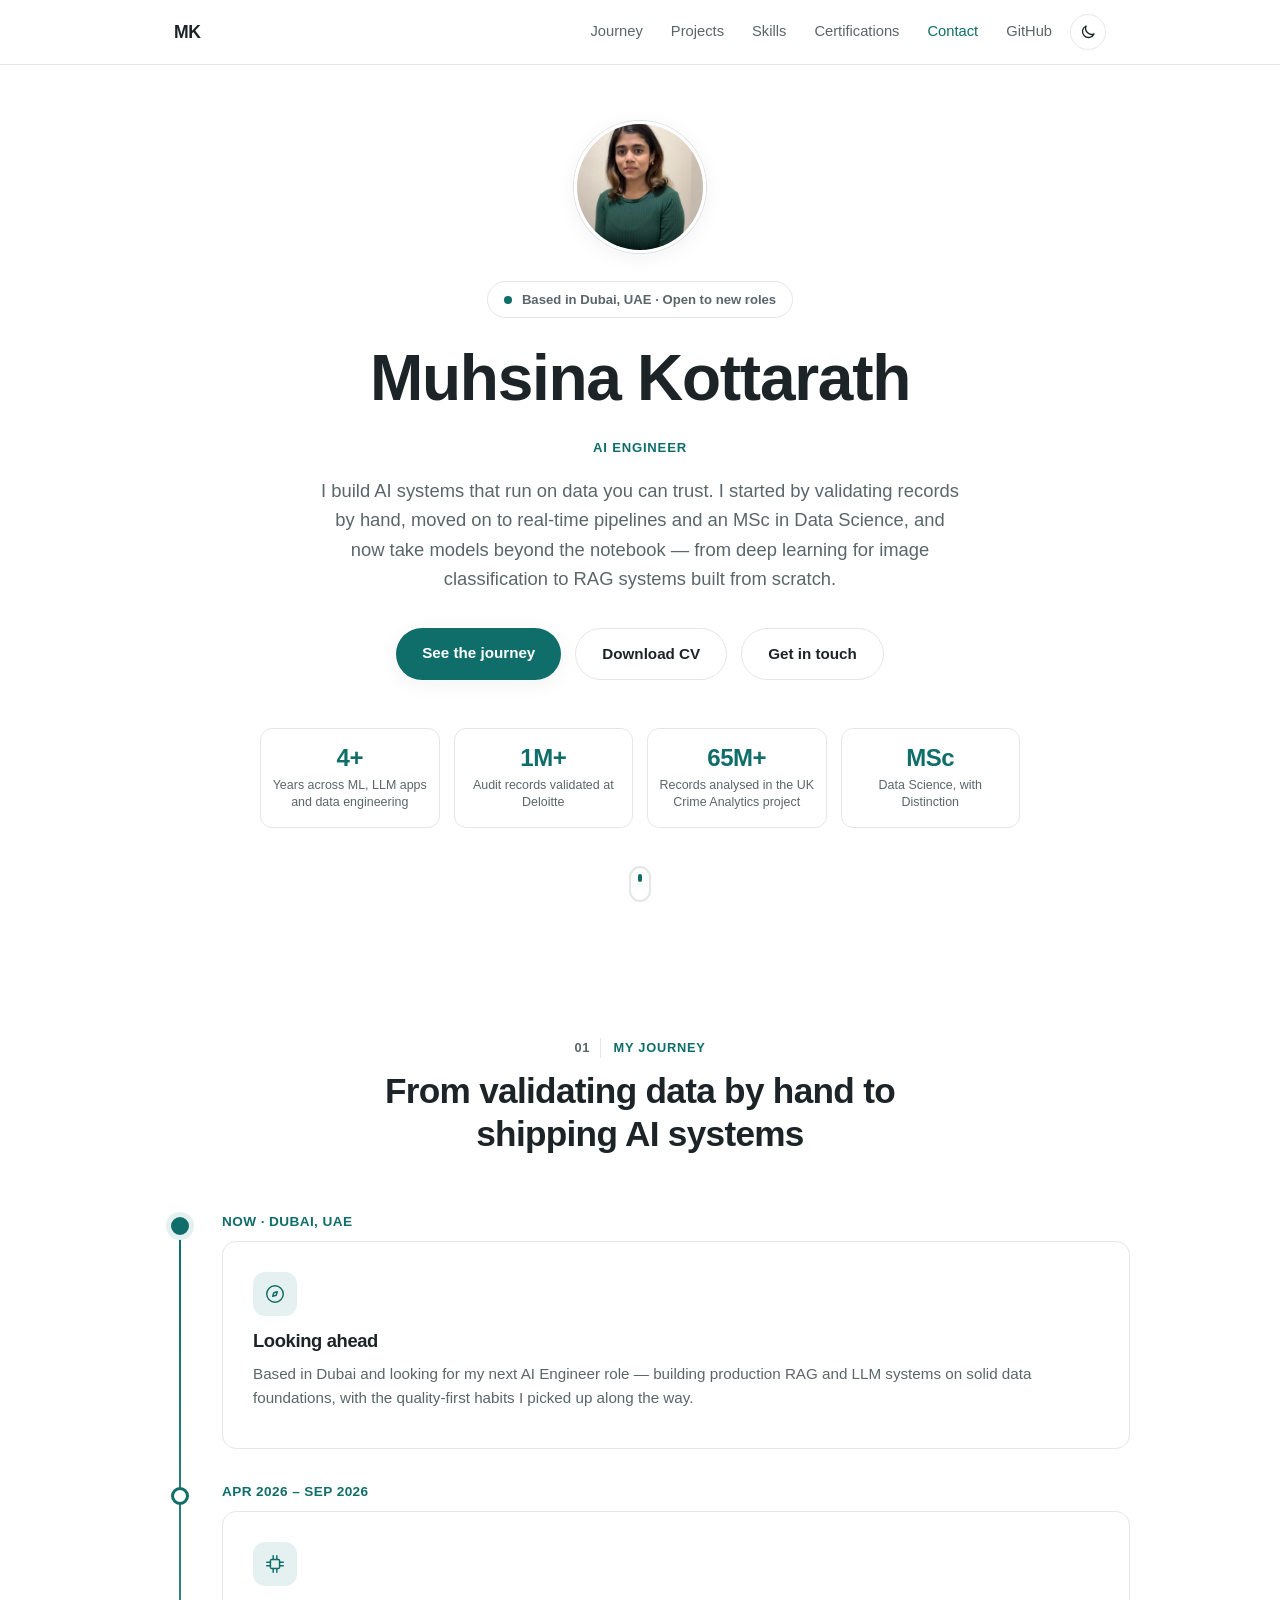
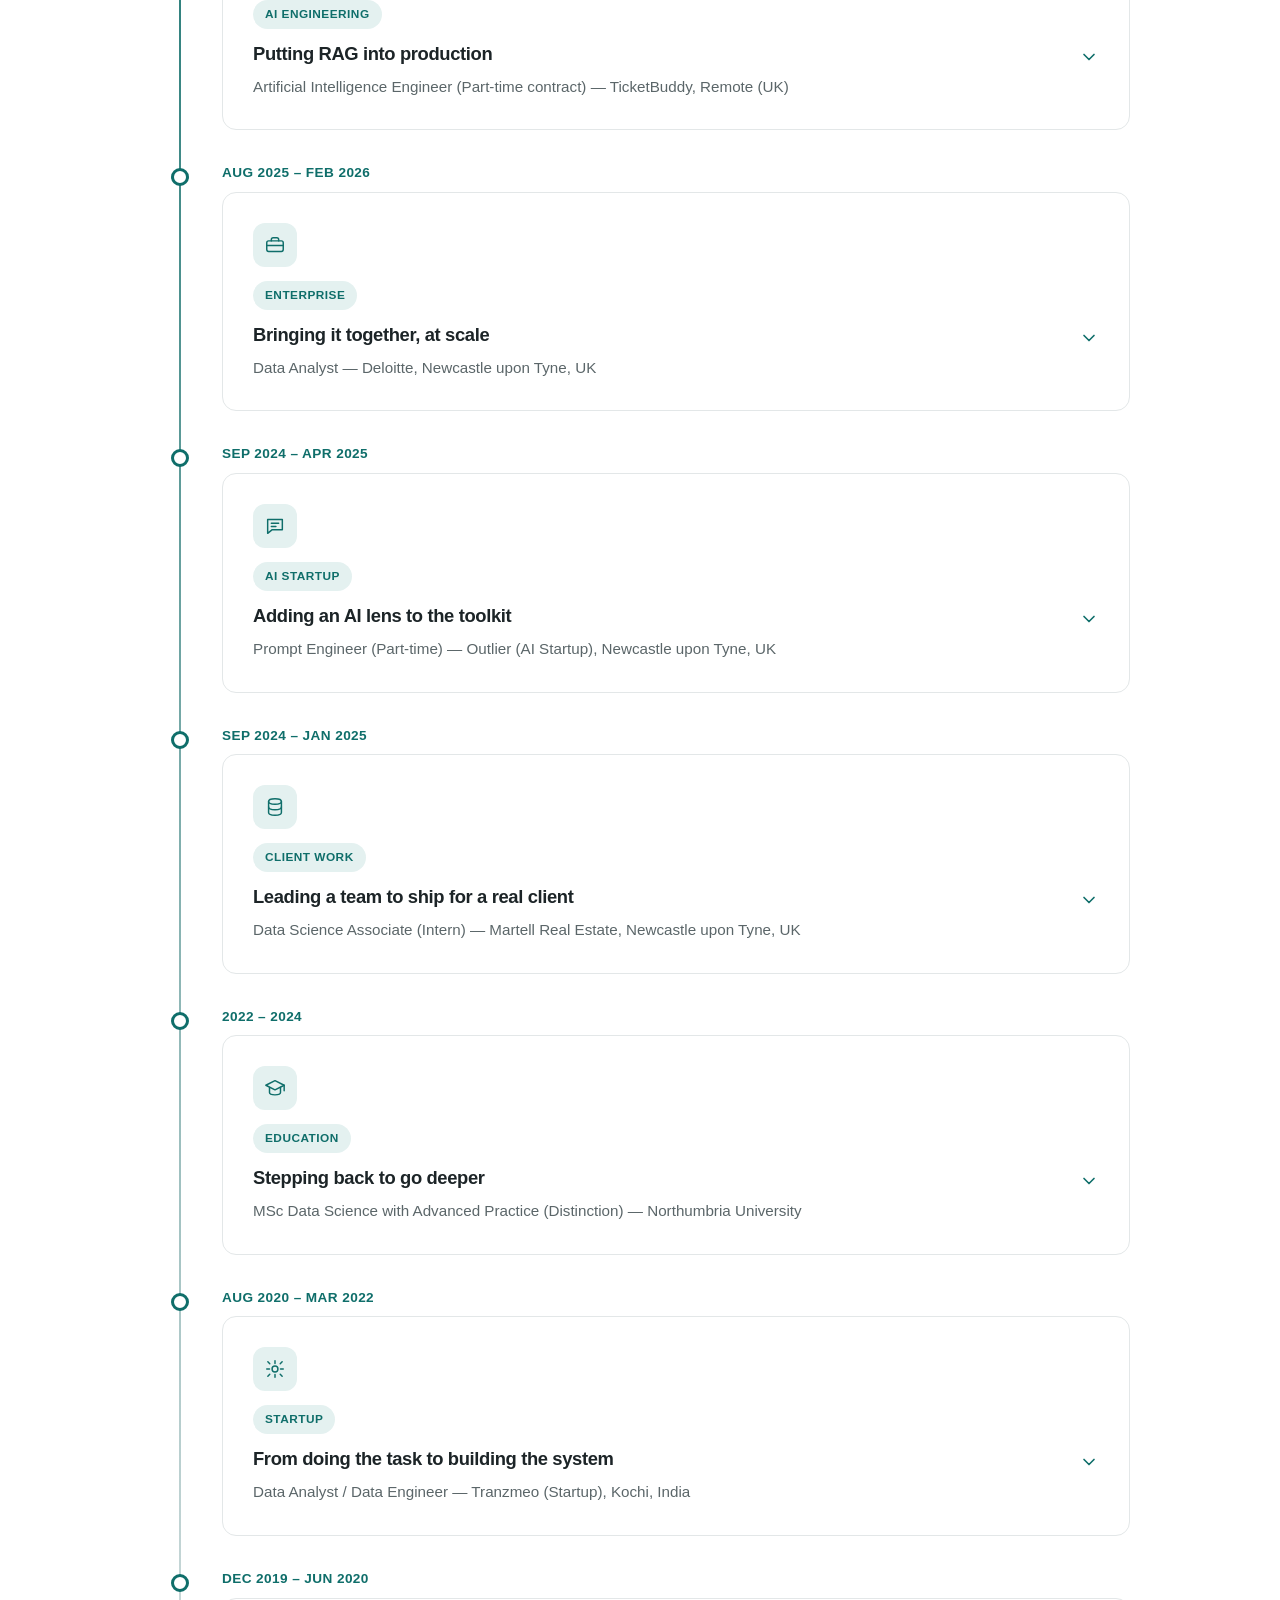
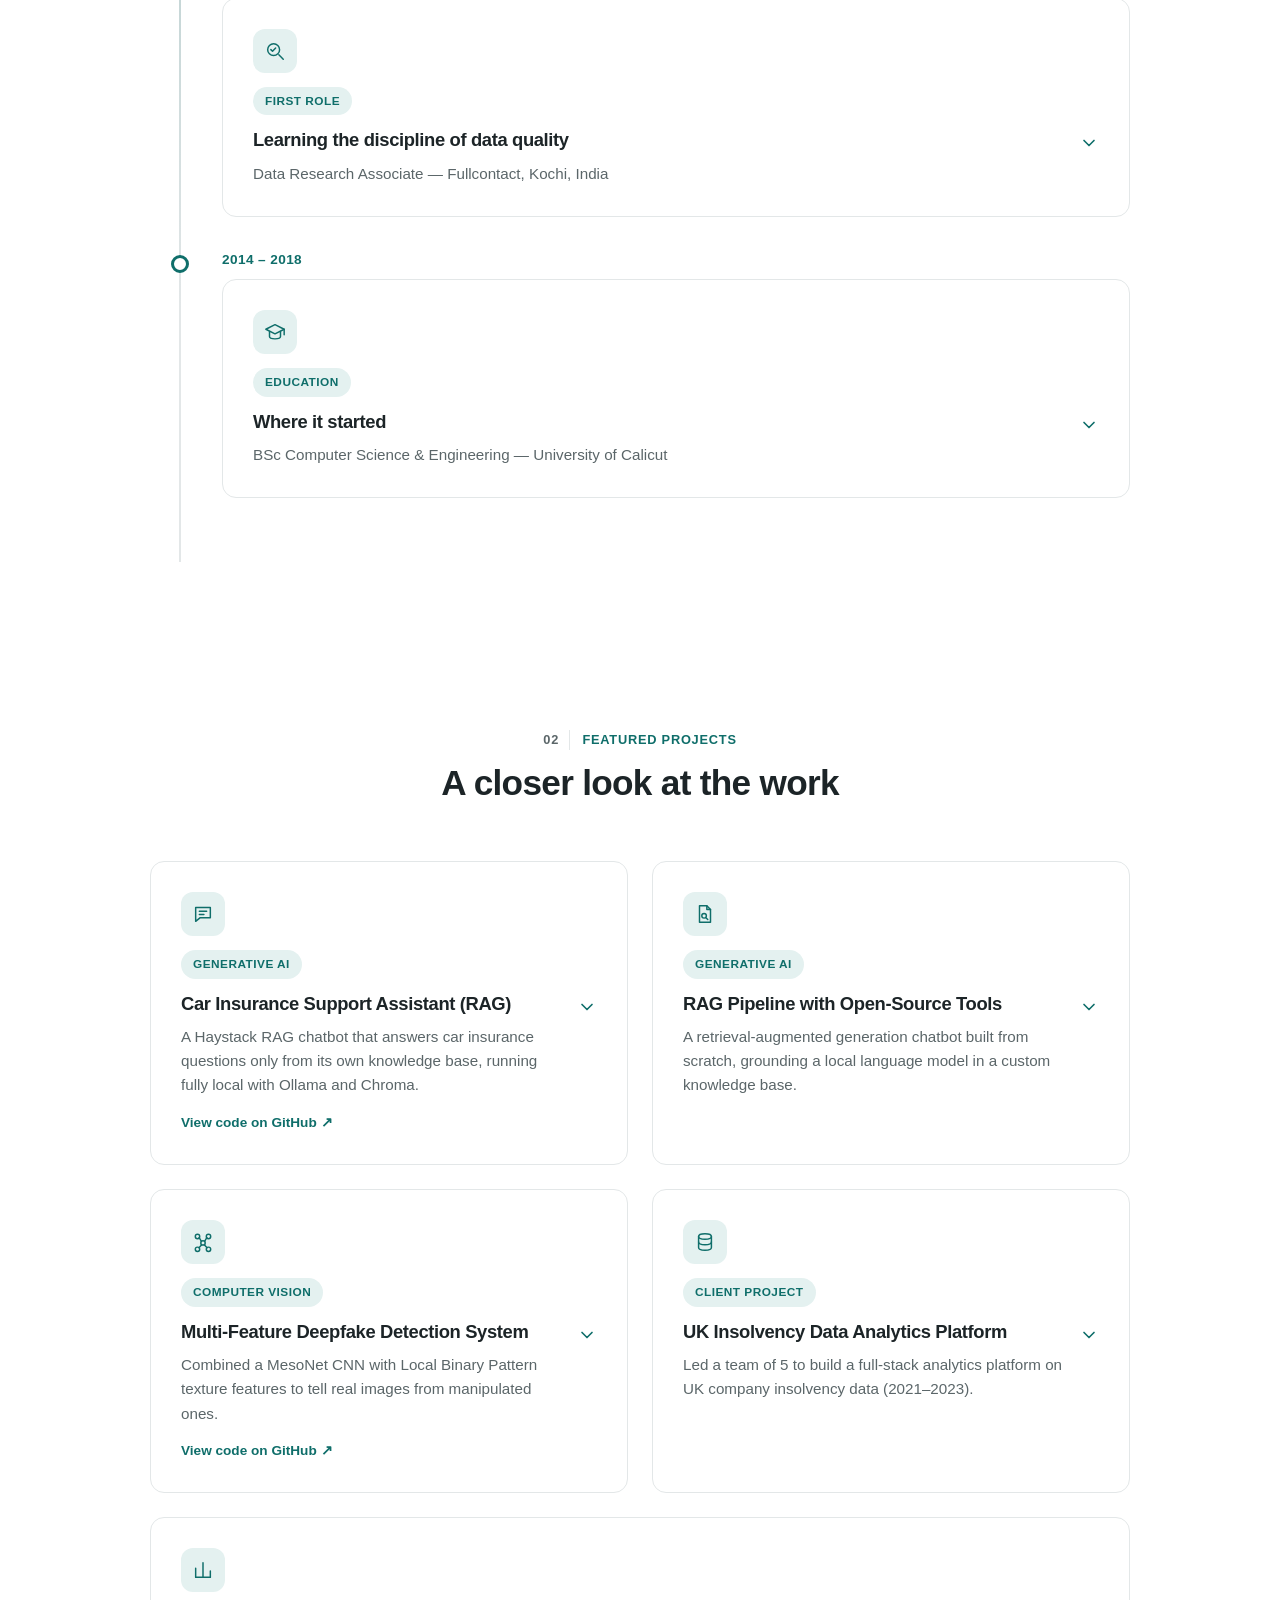
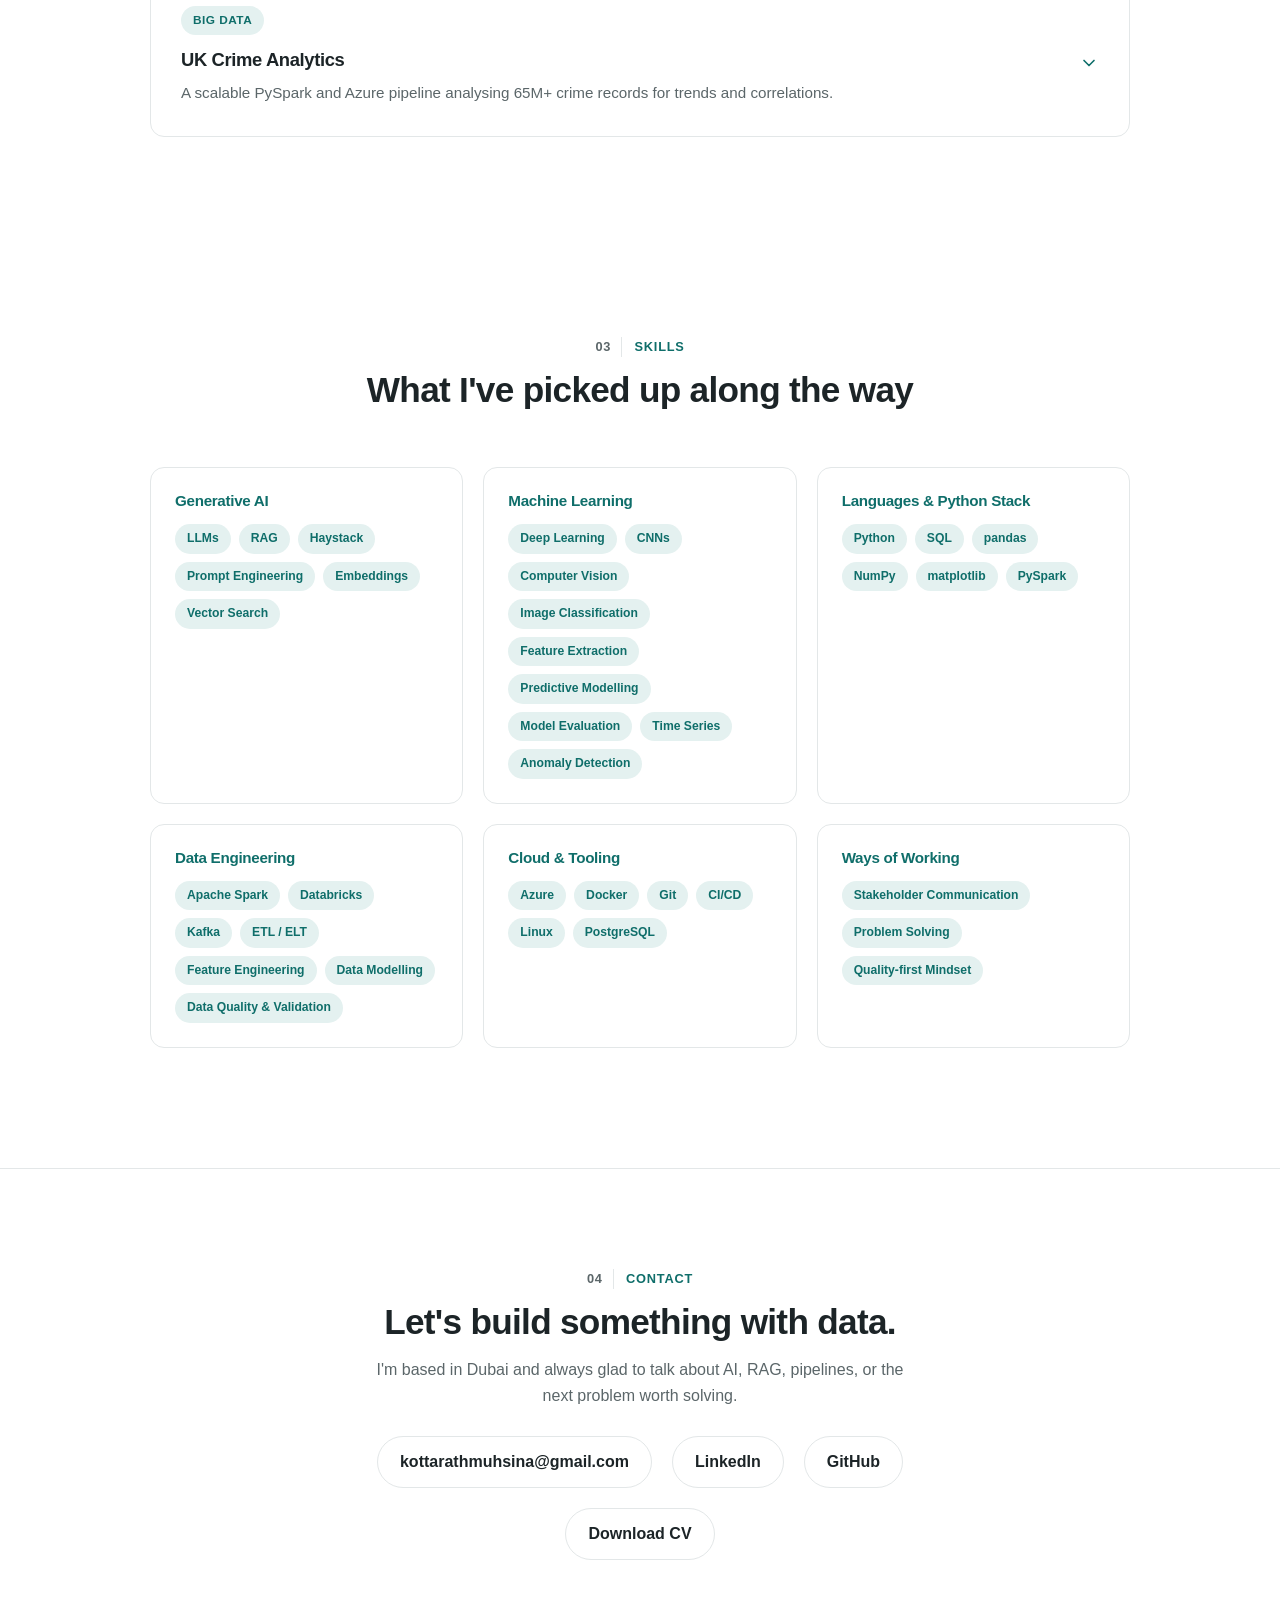
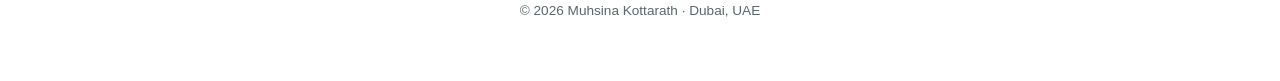
<file: index.html>
<!DOCTYPE html>
<html lang="en">
<head>
<meta charset="UTF-8">
<meta name="viewport" content="width=device-width, initial-scale=1.0">
<title>Muhsina Kottarath — AI Engineer</title>
<meta name="description" content="Muhsina Kottarath is an AI Engineer based in Dubai, UAE, with 4+ years across machine learning, LLM applications (RAG) and production data engineering, and an MSc in Data Science (Distinction).">
<meta property="og:title" content="Muhsina Kottarath — AI Engineer">
<meta property="og:description" content="AI Engineer in Dubai, UAE. RAG and LLM applications, machine learning and production data engineering.">
<meta property="og:type" content="website">
<meta name="theme-color" content="#0f6e6a">
<link rel="icon" href="data:image/svg+xml,%3Csvg xmlns='http://www.w3.org/2000/svg' viewBox='0 0 64 64'%3E%3Crect width='64' height='64' rx='14' fill='%230f6e6a'/%3E%3Ctext x='32' y='42' font-size='28' font-family='sans-serif' font-weight='700' text-anchor='middle' fill='white'%3EMK%3C/text%3E%3C/svg%3E">
<link rel="stylesheet" href="style.css">
<script>try{if(localStorage.getItem('theme')==='dark')document.documentElement.setAttribute('data-theme','dark')}catch(e){}</script>
</head>
<body>

<!-- ===================== NAV ===================== -->
<nav class="nav" id="nav">
  <div class="nav-inner">
    <a href="#hero" class="nav-brand">MK</a>
    <div class="nav-right">
      <div class="nav-links">
        <a href="#journey">Journey</a>
        <a href="#projects">Projects</a>
        <a href="#skills">Skills</a>
        <a href="certifications.html">Certifications</a>
        <a href="#contact">Contact</a>
        <a href="https://github.com/muhsinakottarath" target="_blank" rel="noopener" class="nav-github">GitHub</a>
      </div>
      <button type="button" class="theme-toggle" id="theme-toggle" aria-label="Switch to night mode" aria-pressed="false" title="Day / night">
        <svg class="icon-moon" viewBox="0 0 24 24" fill="none" stroke="currentColor" stroke-width="1.8" stroke-linecap="round" stroke-linejoin="round" aria-hidden="true"><path d="M20 14.5A8 8 0 0 1 9.5 4a8 8 0 1 0 10.5 10.5Z"/></svg>
        <svg class="icon-sun" viewBox="0 0 24 24" fill="none" stroke="currentColor" stroke-width="1.8" stroke-linecap="round" stroke-linejoin="round" aria-hidden="true"><circle cx="12" cy="12" r="4"/><path d="M12 2v2M12 20v2M4.9 4.9l1.4 1.4M17.7 17.7l1.4 1.4M2 12h2M20 12h2M4.9 19.1l1.4-1.4M17.7 6.3l1.4-1.4"/></svg>
      </button>
    </div>
  </div>
</nav>

<!-- ===================== HERO ===================== -->
<header class="hero" id="hero">
  <div class="hero-inner fade-in">
    <img src="images/muhsina.jpg" alt="Muhsina Kottarath" class="hero-photo">
    <p class="availability"><span class="availability-dot" aria-hidden="true"></span>Based in Dubai, UAE · Open to new roles</p>
    <h1>Muhsina Kottarath</h1>
    <p class="hero-eyebrow">AI Engineer</p>
    <p class="hero-summary">
      I build AI systems that run on data you can trust. I started by validating records by hand,
      moved on to real-time pipelines and an MSc in Data Science, and now take models beyond the
      notebook — from deep learning for image classification to RAG systems built from scratch.
    </p>
    <div class="hero-actions">
      <a href="#journey" class="btn btn-primary">See the journey</a>
      <a href="Muhsina-Kottarath-CV.pdf" target="_blank" rel="noopener" class="btn btn-ghost">Download CV</a>
      <a href="https://www.linkedin.com/in/muhsina-kottarath/" target="_blank" rel="noopener" class="btn btn-ghost">Get in touch</a>
    </div>
    <dl class="hero-stats">
      <div class="hero-stat"><dt>4+</dt><dd>Years across ML, LLM apps and data engineering</dd></div>
      <div class="hero-stat"><dt>1M+</dt><dd>Audit records validated at Deloitte</dd></div>
      <div class="hero-stat"><dt>65M+</dt><dd>Records analysed in the UK Crime Analytics project</dd></div>
      <div class="hero-stat"><dt>MSc</dt><dd>Data Science, with Distinction</dd></div>
    </dl>
  </div>
  <div class="hero-scroll-cue" aria-hidden="true">
    <span></span>
  </div>
</header>

<!-- ===================== JOURNEY ===================== -->
<section class="journey" id="journey">
  <div class="section-head fade-in">
    <p class="section-eyebrow"><span class="section-num">01</span> My Journey</p>
    <h2>From validating data by hand to shipping AI systems</h2>
  </div>

  <div class="timeline">
    <div class="timeline-line" aria-hidden="true"></div>

    <!-- Now -->
    <article class="tl-item tl-now fade-in">
      <div class="tl-dot tl-dot-now"></div>
      <p class="tl-year">Now · Dubai, UAE</p>
      <div class="project-card project-card-now">
        <div class="project-icon" aria-hidden="true">
          <svg viewBox="0 0 24 24" fill="none" stroke="currentColor" stroke-width="1.6" stroke-linecap="round" stroke-linejoin="round"><circle cx="12" cy="12" r="9"/><path d="m14.5 9.5-1.2 3.8-3.8 1.2 1.2-3.8 3.8-1.2Z"/></svg>
        </div>
        <h3>Looking ahead</h3>
        <p class="project-summary">
          Based in Dubai and looking for my next AI Engineer role — building production RAG and LLM
          systems on solid data foundations, with the quality-first habits I picked up along the way.
        </p>
      </div>
    </article>

    <!-- 1 -->
    <article class="tl-item fade-in">
      <div class="tl-dot"></div>
      <p class="tl-year">Apr 2026 – Sep 2026</p>
      <div class="project-card">
        <div class="project-icon" aria-hidden="true">
          <svg viewBox="0 0 24 24" fill="none" stroke="currentColor" stroke-width="1.6" stroke-linecap="round" stroke-linejoin="round"><rect x="7" y="7" width="10" height="10" rx="1.5"/><path d="M10 3v4M14 3v4M10 17v4M14 17v4M3 10h4M3 14h4M17 10h4M17 14h4"/></svg>
        </div>
        <div class="project-tag">AI Engineering</div>
        <div class="card-toggle" data-expand-toggle role="button" tabindex="0" aria-expanded="false" aria-controls="tl-details-1">
          <div>
            <h3>Putting RAG into production</h3>
            <p class="project-summary">Artificial Intelligence Engineer (Part-time contract) — TicketBuddy, Remote (UK)</p>
          </div>
          <span class="expand-chevron" aria-hidden="true">
            <svg viewBox="0 0 24 24" fill="none" stroke="currentColor" stroke-width="2" stroke-linecap="round" stroke-linejoin="round"><path d="M6 9l6 6 6-6"/></svg>
          </span>
        </div>
        <div class="expand-panel" id="tl-details-1">
          <div class="detail-block">
            <h4>About TicketBuddy</h4>
            <p>An AI-powered customer support product that answers customer queries from a structured knowledge base.</p>
          </div>
          <div class="detail-block">
            <h4>Key Achievements</h4>
            <ul>
              <li>Supported RAG pipelines in Haystack for an AI-powered customer support product, so the AI answers customer queries from a structured knowledge base.</li>
              <li>Built automated Python pipelines that process documents, web content, emails and third-party data into that knowledge base.</li>
              <li>Worked with backend and AI engineers on integration, and ran validation and quality checks on the data feeding the AI.</li>
            </ul>
          </div>
          <div class="detail-block">
            <h4>Tools &amp; Tech</h4>
            <div class="tag-row">
              <span class="tag-pill">Haystack</span>
              <span class="tag-pill">RAG</span>
              <span class="tag-pill">Python</span>
              <span class="tag-pill">Data Pipelines</span>
            </div>
          </div>
        </div>
      </div>
    </article>

    <!-- 2 -->
    <article class="tl-item fade-in">
      <div class="tl-dot"></div>
      <p class="tl-year">Aug 2025 – Feb 2026</p>
      <div class="project-card">
        <div class="project-icon" aria-hidden="true">
          <svg viewBox="0 0 24 24" fill="none" stroke="currentColor" stroke-width="1.6" stroke-linecap="round" stroke-linejoin="round"><rect x="3" y="7.5" width="18" height="11.5" rx="2"/><path d="M8 7.5V6a2 2 0 0 1 2-2h4a2 2 0 0 1 2 2v1.5M3 12.5h18"/></svg>
        </div>
        <div class="project-tag">Enterprise</div>
        <div class="card-toggle" data-expand-toggle role="button" tabindex="0" aria-expanded="false" aria-controls="tl-details-2">
          <div>
            <h3>Bringing it together, at scale</h3>
            <p class="project-summary">Data Analyst — Deloitte, Newcastle upon Tyne, UK</p>
          </div>
          <span class="expand-chevron" aria-hidden="true">
            <svg viewBox="0 0 24 24" fill="none" stroke="currentColor" stroke-width="2" stroke-linecap="round" stroke-linejoin="round"><path d="M6 9l6 6 6-6"/></svg>
          </span>
        </div>
        <div class="expand-panel" id="tl-details-2">
          <div class="detail-block">
            <h4>About Deloitte</h4>
            <p>One of the Big Four global professional services firms, providing audit, tax, consulting, and risk advisory services.</p>
          </div>
          <div class="detail-block">
            <h4>Key Achievements</h4>
            <ul>
              <li>Processed and validated large-scale financial and audit datasets (<strong>1M+ records</strong>) using PySpark on Databricks, building structured data quality checks for accuracy and consistency across audit outputs.</li>
              <li>Mapped and standardised raw audit data into a cloud platform schema (Omnia), resolving inconsistencies in entity structures, date formats and column mappings across audit teams in Canada, Germany and the Netherlands.</li>
              <li>Escalated and resolved a reconciliation risk by showing stakeholders the data integrity impact of removing unmapped ledger accounts, securing the correct source data instead of a workaround.</li>
              <li>Managed <strong>5 concurrent data tickets</strong> internationally at <strong>99% quality accuracy</strong> during peak financial year-end periods.</li>
            </ul>
          </div>
          <div class="detail-block">
            <h4>Tools &amp; Tech</h4>
            <div class="tag-row">
              <span class="tag-pill">PySpark</span>
              <span class="tag-pill">Databricks</span>
              <span class="tag-pill">Python</span>
              <span class="tag-pill">SQL</span>
            </div>
          </div>
        </div>
      </div>
    </article>

    <!-- 3 -->
    <article class="tl-item fade-in">
      <div class="tl-dot"></div>
      <p class="tl-year">Sep 2024 – Apr 2025</p>
      <div class="project-card">
        <div class="project-icon" aria-hidden="true">
          <svg viewBox="0 0 24 24" fill="none" stroke="currentColor" stroke-width="1.6" stroke-linecap="round" stroke-linejoin="round"><path d="M4 5h16v11H9l-5 4V5Z"/><path d="M8 9h8M8 12.5h5"/></svg>
        </div>
        <div class="project-tag">AI Startup</div>
        <div class="card-toggle" data-expand-toggle role="button" tabindex="0" aria-expanded="false" aria-controls="tl-details-3">
          <div>
            <h3>Adding an AI lens to the toolkit</h3>
            <p class="project-summary">Prompt Engineer (Part-time) — Outlier (AI Startup), Newcastle upon Tyne, UK</p>
          </div>
          <span class="expand-chevron" aria-hidden="true">
            <svg viewBox="0 0 24 24" fill="none" stroke="currentColor" stroke-width="2" stroke-linecap="round" stroke-linejoin="round"><path d="M6 9l6 6 6-6"/></svg>
          </span>
        </div>
        <div class="expand-panel" id="tl-details-3">
          <div class="detail-block">
            <h4>About Outlier</h4>
            <p>An AI startup that connects subject-matter experts with AI labs to evaluate and improve large language model outputs through human feedback.</p>
          </div>
          <div class="detail-block">
            <h4>Key Achievements</h4>
            <ul>
              <li>Evaluated and compared multiple LLM responses, validating outputs against reliable sources and logical checks to identify reasoning and factual failure modes.</li>
              <li>Improved prompt quality through iterative testing and structured feedback, contributing to more consistent model outputs.</li>
            </ul>
          </div>
          <div class="detail-block">
            <h4>Tools &amp; Tech</h4>
            <div class="tag-row">
              <span class="tag-pill">LLM Evaluation</span>
              <span class="tag-pill">Prompt Engineering</span>
            </div>
          </div>
        </div>
      </div>
    </article>

    <!-- 4 -->
    <article class="tl-item fade-in">
      <div class="tl-dot"></div>
      <p class="tl-year">Sep 2024 – Jan 2025</p>
      <div class="project-card">
        <div class="project-icon" aria-hidden="true">
          <svg viewBox="0 0 24 24" fill="none" stroke="currentColor" stroke-width="1.6" stroke-linecap="round" stroke-linejoin="round"><ellipse cx="12" cy="6" rx="7" ry="3"/><path d="M5 6v12c0 1.66 3.13 3 7 3s7-1.34 7-3V6"/><path d="M5 12c0 1.66 3.13 3 7 3s7-1.34 7-3"/></svg>
        </div>
        <div class="project-tag">Client Work</div>
        <div class="card-toggle" data-expand-toggle role="button" tabindex="0" aria-expanded="false" aria-controls="tl-details-4">
          <div>
            <h3>Leading a team to ship for a real client</h3>
            <p class="project-summary">Data Science Associate (Intern) — Martell Real Estate, Newcastle upon Tyne, UK</p>
          </div>
          <span class="expand-chevron" aria-hidden="true">
            <svg viewBox="0 0 24 24" fill="none" stroke="currentColor" stroke-width="2" stroke-linecap="round" stroke-linejoin="round"><path d="M6 9l6 6 6-6"/></svg>
          </span>
        </div>
        <div class="expand-panel" id="tl-details-4">
          <div class="detail-block">
            <h4>About the project</h4>
            <p>A full-stack analytics platform for an external client, analysing UK government company insolvency data from 2021 to 2023.</p>
          </div>
          <div class="detail-block">
            <h4>Key Achievements</h4>
            <ul>
              <li>Led a team of <strong>5</strong> to design and build the analytics platform (Django, PostgreSQL, HTML/CSS), with AI tools integrated for automated analysis.</li>
              <li>Built an automated ETL process in Python to read, clean, deduplicate and load source data into PostgreSQL, with checks preventing duplicate or overwritten records.</li>
              <li>Presented findings to internal and external stakeholders throughout delivery, cutting development time by <strong>30%</strong> and delivering <strong>100% on time</strong>.</li>
            </ul>
          </div>
          <div class="detail-block">
            <h4>Tools &amp; Tech</h4>
            <div class="tag-row">
              <span class="tag-pill">Django</span>
              <span class="tag-pill">PostgreSQL</span>
              <span class="tag-pill">Python</span>
              <span class="tag-pill">ETL</span>
            </div>
          </div>
        </div>
      </div>
    </article>

    <!-- 5 -->
    <article class="tl-item fade-in">
      <div class="tl-dot"></div>
      <p class="tl-year">2022 – 2024</p>
      <div class="project-card">
        <div class="project-icon" aria-hidden="true">
          <svg viewBox="0 0 24 24" fill="none" stroke="currentColor" stroke-width="1.6" stroke-linecap="round" stroke-linejoin="round"><path d="M12 4 2 9l10 5 10-5-10-5Z"/><path d="M6 11.5V17c0 1.4 2.7 2.5 6 2.5s6-1.1 6-2.5v-5.5"/><path d="M22 9v6"/></svg>
        </div>
        <div class="project-tag">Education</div>
        <div class="card-toggle" data-expand-toggle role="button" tabindex="0" aria-expanded="false" aria-controls="tl-details-5">
          <div>
            <h3>Stepping back to go deeper</h3>
            <p class="project-summary">MSc Data Science with Advanced Practice (Distinction) — Northumbria University</p>
          </div>
          <span class="expand-chevron" aria-hidden="true">
            <svg viewBox="0 0 24 24" fill="none" stroke="currentColor" stroke-width="2" stroke-linecap="round" stroke-linejoin="round"><path d="M6 9l6 6 6-6"/></svg>
          </span>
        </div>
        <div class="expand-panel" id="tl-details-5">
          <div class="detail-block">
            <h4>About Northumbria University</h4>
            <p>A public research university in Newcastle upon Tyne, UK.</p>
          </div>
          <div class="detail-block">
            <h4>Highlights</h4>
            <ul>
              <li>Graduated with <strong>Distinction</strong>, covering machine learning, deep learning, data analysis and data visualisation.</li>
              <li>Dissertation in computer vision: a multi-feature deepfake image detector combining a MesoNet CNN with Local Binary Pattern features.</li>
            </ul>
          </div>
          <div class="detail-block">
            <h4>Tools &amp; Tech</h4>
            <div class="tag-row">
              <span class="tag-pill">Python</span>
              <span class="tag-pill">CNN (MesoNet)</span>
              <span class="tag-pill">LBP</span>
              <span class="tag-pill">Computer Vision</span>
            </div>
          </div>
        </div>
      </div>
    </article>

    <!-- 6 -->
    <article class="tl-item fade-in">
      <div class="tl-dot"></div>
      <p class="tl-year">Aug 2020 – Mar 2022</p>
      <div class="project-card">
        <div class="project-icon" aria-hidden="true">
          <svg viewBox="0 0 24 24" fill="none" stroke="currentColor" stroke-width="1.6" stroke-linecap="round" stroke-linejoin="round"><circle cx="12" cy="12" r="3.2"/><path d="M12 3v3M12 18v3M4.2 4.2l2.1 2.1M17.7 17.7l2.1 2.1M3 12h3M18 12h3M4.2 19.8l2.1-2.1M17.7 6.3l2.1-2.1"/></svg>
        </div>
        <div class="project-tag">Startup</div>
        <div class="card-toggle" data-expand-toggle role="button" tabindex="0" aria-expanded="false" aria-controls="tl-details-6">
          <div>
            <h3>From doing the task to building the system</h3>
            <p class="project-summary">Data Analyst / Data Engineer — Tranzmeo (Startup), Kochi, India</p>
          </div>
          <span class="expand-chevron" aria-hidden="true">
            <svg viewBox="0 0 24 24" fill="none" stroke="currentColor" stroke-width="2" stroke-linecap="round" stroke-linejoin="round"><path d="M6 9l6 6 6-6"/></svg>
          </span>
        </div>
        <div class="expand-panel" id="tl-details-6">
          <div class="detail-block">
            <h4>About Tranzmeo</h4>
            <p>A Kochi-based startup building sensor-data and anomaly-detection systems for oil and gas pipeline monitoring.</p>
          </div>
          <div class="detail-block">
            <h4>Key Achievements</h4>
            <ul>
              <li>Developed real-time Kafka streaming pipelines ingesting time-series sensor data, supporting anomaly detection on oil and gas pipelines for a national petroleum client.</li>
              <li>Diagnosed missing and inconsistent values degrading model inputs; introduced pre-collection validation with completeness alerts and median imputation where loss was under 30%, improving the reliability of the anomaly detection feed.</li>
              <li>Built and maintained ETL pipelines in Python and PostgreSQL for sensor data across <strong>60+ pipeline monitoring stations</strong>, improving processing efficiency by <strong>20%</strong>.</li>
              <li>Led migration of the on-premise platform from Hadoop to Apache Spark/PySpark, independently learning and deploying Spark, Kafka and Docker across all pipelines within 3–4 weeks.</li>
              <li>Automated daily data validation and infrastructure health checks in Python, saving <strong>40 minutes per day</strong>, and implemented CI/CD (YAML) to improve deployment reliability.</li>
            </ul>
          </div>
          <div class="detail-block">
            <h4>Tools &amp; Tech</h4>
            <div class="tag-row">
              <span class="tag-pill">Python</span>
              <span class="tag-pill">PostgreSQL</span>
              <span class="tag-pill">Kafka</span>
              <span class="tag-pill">Apache Spark</span>
              <span class="tag-pill">Docker</span>
              <span class="tag-pill">CI/CD</span>
            </div>
          </div>
        </div>
      </div>
    </article>

    <!-- 7 -->
    <article class="tl-item fade-in">
      <div class="tl-dot"></div>
      <p class="tl-year">Dec 2019 – Jun 2020</p>
      <div class="project-card">
        <div class="project-icon" aria-hidden="true">
          <svg viewBox="0 0 24 24" fill="none" stroke="currentColor" stroke-width="1.6" stroke-linecap="round" stroke-linejoin="round"><circle cx="10.5" cy="10.5" r="6.5"/><path d="m21 21-4.8-4.8M7.5 10.5l1.8 1.8 3.4-3.6"/></svg>
        </div>
        <div class="project-tag">First Role</div>
        <div class="card-toggle" data-expand-toggle role="button" tabindex="0" aria-expanded="false" aria-controls="tl-details-7">
          <div>
            <h3>Learning the discipline of data quality</h3>
            <p class="project-summary">Data Research Associate — Fullcontact, Kochi, India</p>
          </div>
          <span class="expand-chevron" aria-hidden="true">
            <svg viewBox="0 0 24 24" fill="none" stroke="currentColor" stroke-width="2" stroke-linecap="round" stroke-linejoin="round"><path d="M6 9l6 6 6-6"/></svg>
          </span>
        </div>
        <div class="expand-panel" id="tl-details-7">
          <div class="detail-block">
            <h4>About Fullcontact</h4>
            <p>Fullcontact provides identity resolution and contact-data enrichment APIs that help businesses match, verify, and unify customer records.</p>
          </div>
          <div class="detail-block">
            <h4>Key Achievements</h4>
            <ul>
              <li>Validated <strong>600+ algorithm-generated data entries daily</strong> using logical checks and QC processes, maintaining over <strong>90% data accuracy</strong>.</li>
            </ul>
          </div>
          <div class="detail-block">
            <h4>Tools &amp; Tech</h4>
            <div class="tag-row">
              <span class="tag-pill">Data Validation</span>
              <span class="tag-pill">QC Processes</span>
            </div>
          </div>
        </div>
      </div>
    </article>

    <!-- 8 -->
    <article class="tl-item fade-in">
      <div class="tl-dot"></div>
      <p class="tl-year">2014 – 2018</p>
      <div class="project-card">
        <div class="project-icon" aria-hidden="true">
          <svg viewBox="0 0 24 24" fill="none" stroke="currentColor" stroke-width="1.6" stroke-linecap="round" stroke-linejoin="round"><path d="M12 4 2 9l10 5 10-5-10-5Z"/><path d="M6 11.5V17c0 1.4 2.7 2.5 6 2.5s6-1.1 6-2.5v-5.5"/><path d="M22 9v6"/></svg>
        </div>
        <div class="project-tag">Education</div>
        <div class="card-toggle" data-expand-toggle role="button" tabindex="0" aria-expanded="false" aria-controls="tl-details-8">
          <div>
            <h3>Where it started</h3>
            <p class="project-summary">BSc Computer Science &amp; Engineering — University of Calicut</p>
          </div>
          <span class="expand-chevron" aria-hidden="true">
            <svg viewBox="0 0 24 24" fill="none" stroke="currentColor" stroke-width="2" stroke-linecap="round" stroke-linejoin="round"><path d="M6 9l6 6 6-6"/></svg>
          </span>
        </div>
        <div class="expand-panel" id="tl-details-8">
          <div class="detail-block">
            <h4>About University of Calicut</h4>
            <p>A public university in Kerala, India, offering undergraduate and postgraduate programmes across engineering, sciences, and humanities.</p>
          </div>
          <div class="detail-block">
            <h4>What I studied</h4>
            <ul>
              <li>Data structures and algorithms.</li>
              <li>Statistics and probability — the grammar I'd later use to make sense of every dataset that came after this.</li>
            </ul>
          </div>
        </div>
      </div>
    </article>

  </div>
</section>

<!-- ===================== PROJECTS ===================== -->
<section class="projects" id="projects">
  <div class="section-head fade-in">
    <p class="section-eyebrow"><span class="section-num">02</span> Featured Projects</p>
    <h2>A closer look at the work</h2>
  </div>

  <div class="project-grid">

    <article class="project-card fade-in">
      <div class="project-icon" aria-hidden="true">
        <svg viewBox="0 0 24 24" fill="none" stroke="currentColor" stroke-width="1.6" stroke-linecap="round" stroke-linejoin="round"><path d="M4 5h16v11H9l-5 4V5Z"/><path d="M8 9h8M8 12.5h5"/></svg>
      </div>
      <div class="project-tag">Generative AI</div>
      <div class="card-toggle" data-expand-toggle role="button" tabindex="0" aria-expanded="false" aria-controls="proj-details-1">
        <div>
          <h3>Car Insurance Support Assistant (RAG)</h3>
          <p class="project-summary">A Haystack RAG chatbot that answers car insurance questions only from its own knowledge base, running fully local with Ollama and Chroma.</p>
        </div>
        <span class="expand-chevron" aria-hidden="true">
          <svg viewBox="0 0 24 24" fill="none" stroke="currentColor" stroke-width="2" stroke-linecap="round" stroke-linejoin="round"><path d="M6 9l6 6 6-6"/></svg>
        </span>
      </div>
      <p class="project-links"><a href="https://github.com/muhsinakottarath/car_insurance_agent" target="_blank" rel="noopener">View code on GitHub <span aria-hidden="true">↗</span></a></p>
      <div class="expand-panel" id="proj-details-1">
        <div class="detail-block">
          <h4>Objective</h4>
          <p>Answer customer questions accurately from a knowledge base, and hand over to a human when the answer isn't there instead of guessing.</p>
        </div>
        <div class="detail-block">
          <h4>Tech Stack</h4>
          <div class="tag-row">
              <span class="tag-pill">Python</span>
              <span class="tag-pill">Haystack</span>
              <span class="tag-pill">Ollama</span>
              <span class="tag-pill">Chroma</span>
              <span class="tag-pill">Streamlit</span>
          </div>
        </div>
        <div class="detail-block">
          <h4>What I Did</h4>
          <ul>
              <li>Built a Haystack indexing pipeline: Markdown, PDF and HTML files are converted, cleaned, split into overlapping chunks, embedded with nomic-embed-text and stored in Chroma.</li>
              <li>Built the query pipeline: embed the question, retrieve the top 3 chunks, and prompt llama3.2 to answer only from them.</li>
              <li>Wrote a strict system prompt so out-of-scope questions get a hand-over message rather than an invented answer.</li>
              <li>Added a Streamlit chat interface that shows the sources and similarity scores behind every answer.</li>
          </ul>
        </div>
        <div class="detail-block">
          <h4>Outcome</h4>
          <p>A working local assistant that answers from its sources and shows its evidence. A learning project, with an unofficial knowledge base written from public web pages.</p>
        </div>
      </div>
    </article>

    <article class="project-card fade-in">
      <div class="project-icon" aria-hidden="true">
        <svg viewBox="0 0 24 24" fill="none" stroke="currentColor" stroke-width="1.6" stroke-linecap="round" stroke-linejoin="round"><path d="M6 3h8l4 4v14H6V3Z"/><path d="M14 3v4h4"/><circle cx="11" cy="14" r="2.5"/><path d="m13 16 2 2"/></svg>
      </div>
      <div class="project-tag">Generative AI</div>
      <div class="card-toggle" data-expand-toggle role="button" tabindex="0" aria-expanded="false" aria-controls="proj-details-2">
        <div>
          <h3>RAG Pipeline with Open-Source Tools</h3>
          <p class="project-summary">A retrieval-augmented generation chatbot built from scratch, grounding a local language model in a custom knowledge base.</p>
        </div>
        <span class="expand-chevron" aria-hidden="true">
          <svg viewBox="0 0 24 24" fill="none" stroke="currentColor" stroke-width="2" stroke-linecap="round" stroke-linejoin="round"><path d="M6 9l6 6 6-6"/></svg>
        </span>
      </div>
      <div class="expand-panel" id="proj-details-2">
        <div class="detail-block">
          <h4>Objective</h4>
          <p>Give a lightweight local LLM grounded, source-based answers from a custom knowledge base instead of relying on what the model already knows.</p>
        </div>
        <div class="detail-block">
          <h4>Tech Stack</h4>
          <div class="tag-row">
              <span class="tag-pill">Python</span>
              <span class="tag-pill">LLMs</span>
              <span class="tag-pill">Embeddings</span>
              <span class="tag-pill">Vector Search</span>
          </div>
        </div>
        <div class="detail-block">
          <h4>What I Did</h4>
          <ul>
              <li>Integrated a vector database with a local lightweight language model.</li>
              <li>Implemented the full pipeline: ingestion, embedding, retrieval and prompt design.</li>
              <li>Optimised the system to run efficiently on limited hardware.</li>
          </ul>
        </div>
        <div class="detail-block">
          <h4>Outcome</h4>
          <p>A working end-to-end RAG chatbot, built from scratch with open-source tools.</p>
        </div>
      </div>
    </article>

    <article class="project-card fade-in">
      <div class="project-icon" aria-hidden="true">
        <svg viewBox="0 0 24 24" fill="none" stroke="currentColor" stroke-width="1.6" stroke-linecap="round" stroke-linejoin="round"><circle cx="6" cy="6" r="2.4"/><circle cx="18" cy="6" r="2.4"/><circle cx="12" cy="13" r="2.4"/><circle cx="6" cy="20" r="2.4"/><circle cx="18" cy="20" r="2.4"/><path d="M7.8 7.3 10.3 11.4M16.2 7.3 13.7 11.4M10.6 14.9 7.6 18.2M13.4 14.9 16.4 18.2"/></svg>
      </div>
      <div class="project-tag">Computer Vision</div>
      <div class="card-toggle" data-expand-toggle role="button" tabindex="0" aria-expanded="false" aria-controls="proj-details-3">
        <div>
          <h3>Multi-Feature Deepfake Detection System</h3>
          <p class="project-summary">Combined a MesoNet CNN with Local Binary Pattern texture features to tell real images from manipulated ones.</p>
        </div>
        <span class="expand-chevron" aria-hidden="true">
          <svg viewBox="0 0 24 24" fill="none" stroke="currentColor" stroke-width="2" stroke-linecap="round" stroke-linejoin="round"><path d="M6 9l6 6 6-6"/></svg>
        </span>
      </div>
      <p class="project-links"><a href="https://github.com/muhsinakottarath/Image-forgery_detection" target="_blank" rel="noopener">View code on GitHub <span aria-hidden="true">↗</span></a></p>
      <div class="expand-panel" id="proj-details-3">
        <div class="detail-block">
          <h4>Objective</h4>
          <p>Distinguish real from manipulated images by pairing a deep learning classifier with classical texture-feature extraction.</p>
        </div>
        <div class="detail-block">
          <h4>Tech Stack</h4>
          <div class="tag-row">
              <span class="tag-pill">Python</span>
              <span class="tag-pill">CNN (MesoNet)</span>
              <span class="tag-pill">LBP</span>
              <span class="tag-pill">Computer Vision</span>
          </div>
        </div>
        <div class="detail-block">
          <h4>What I Did</h4>
          <ul>
              <li>Designed an image classification system combining a MesoNet CNN with Local Binary Pattern features.</li>
              <li>Evaluated each technique independently before combining them.</li>
          </ul>
        </div>
        <div class="detail-block">
          <h4>Outcome</h4>
          <p>The multi-feature model outperformed either approach alone — MSc dissertation (Distinction).</p>
        </div>
      </div>
    </article>

    <article class="project-card fade-in">
      <div class="project-icon" aria-hidden="true">
        <svg viewBox="0 0 24 24" fill="none" stroke="currentColor" stroke-width="1.6" stroke-linecap="round" stroke-linejoin="round"><ellipse cx="12" cy="6" rx="7" ry="3"/><path d="M5 6v12c0 1.66 3.13 3 7 3s7-1.34 7-3V6"/><path d="M5 12c0 1.66 3.13 3 7 3s7-1.34 7-3"/></svg>
      </div>
      <div class="project-tag">Client Project</div>
      <div class="card-toggle" data-expand-toggle role="button" tabindex="0" aria-expanded="false" aria-controls="proj-details-4">
        <div>
          <h3>UK Insolvency Data Analytics Platform</h3>
          <p class="project-summary">Led a team of 5 to build a full-stack analytics platform on UK company insolvency data (2021–2023).</p>
        </div>
        <span class="expand-chevron" aria-hidden="true">
          <svg viewBox="0 0 24 24" fill="none" stroke="currentColor" stroke-width="2" stroke-linecap="round" stroke-linejoin="round"><path d="M6 9l6 6 6-6"/></svg>
        </span>
      </div>
      <div class="expand-panel" id="proj-details-4">
        <div class="detail-block">
          <h4>Objective</h4>
          <p>Give an external client an interactive view into UK government company insolvency trends from 2021 to 2023.</p>
        </div>
        <div class="detail-block">
          <h4>Tech Stack</h4>
          <div class="tag-row">
              <span class="tag-pill">Django</span>
              <span class="tag-pill">PostgreSQL</span>
              <span class="tag-pill">Python</span>
              <span class="tag-pill">ETL</span>
          </div>
        </div>
        <div class="detail-block">
          <h4>What I Did</h4>
          <ul>
              <li>Led a team of 5 through design and delivery, integrating AI tools for automated analysis.</li>
              <li>Built an automated ETL process to read, clean, deduplicate and load source data into PostgreSQL.</li>
              <li>Presented findings to internal and external stakeholders throughout delivery.</li>
          </ul>
        </div>
        <div class="detail-block">
          <h4>Outcome</h4>
          <p>Development time cut by 30%, delivered 100% on time.</p>
        </div>
      </div>
    </article>

    <article class="project-card fade-in">
      <div class="project-icon" aria-hidden="true">
        <svg viewBox="0 0 24 24" fill="none" stroke="currentColor" stroke-width="1.6" stroke-linecap="round" stroke-linejoin="round"><path d="M4 20V10M12 20V4M20 20v-7"/><path d="M4 20h16"/></svg>
      </div>
      <div class="project-tag">Big Data</div>
      <div class="card-toggle" data-expand-toggle role="button" tabindex="0" aria-expanded="false" aria-controls="proj-details-5">
        <div>
          <h3>UK Crime Analytics</h3>
          <p class="project-summary">A scalable PySpark and Azure pipeline analysing 65M+ crime records for trends and correlations.</p>
        </div>
        <span class="expand-chevron" aria-hidden="true">
          <svg viewBox="0 0 24 24" fill="none" stroke="currentColor" stroke-width="2" stroke-linecap="round" stroke-linejoin="round"><path d="M6 9l6 6 6-6"/></svg>
        </span>
      </div>
      <div class="expand-panel" id="proj-details-5">
        <div class="detail-block">
          <h4>Objective</h4>
          <p>Surface trends in violent crime and the relationship between drug and firearm incidents, at scale.</p>
        </div>
        <div class="detail-block">
          <h4>Tech Stack</h4>
          <div class="tag-row">
              <span class="tag-pill">PySpark</span>
              <span class="tag-pill">Azure</span>
              <span class="tag-pill">Time Series</span>
              <span class="tag-pill">Regression</span>
          </div>
        </div>
        <div class="detail-block">
          <h4>What I Did</h4>
          <ul>
              <li>Built a scalable analytics pipeline processing 65M+ records.</li>
              <li>Applied time series and regression analysis to find trends and correlations.</li>
          </ul>
        </div>
        <div class="detail-block">
          <h4>Outcome</h4>
          <p>Surfaced trends in violent crime and correlations between drug and firearm incidents across 65M+ records.</p>
        </div>
      </div>
    </article>

  </div>
</section>

<!-- ===================== SKILLS ===================== -->
<section class="skills" id="skills">
  <div class="section-head fade-in">
    <p class="section-eyebrow"><span class="section-num">03</span> Skills</p>
    <h2>What I've picked up along the way</h2>
  </div>

  <div class="skills-grid">
    <div class="skill-group fade-in">
      <h3>Generative AI</h3>
      <div class="tag-row">
              <span class="tag-pill">LLMs</span>
              <span class="tag-pill">RAG</span>
              <span class="tag-pill">Haystack</span>
              <span class="tag-pill">Prompt Engineering</span>
              <span class="tag-pill">Embeddings</span>
              <span class="tag-pill">Vector Search</span>
      </div>
    </div>
    <div class="skill-group fade-in">
      <h3>Machine Learning</h3>
      <div class="tag-row">
              <span class="tag-pill">Deep Learning</span>
              <span class="tag-pill">CNNs</span>
              <span class="tag-pill">Computer Vision</span>
              <span class="tag-pill">Image Classification</span>
              <span class="tag-pill">Feature Extraction</span>
              <span class="tag-pill">Predictive Modelling</span>
              <span class="tag-pill">Model Evaluation</span>
              <span class="tag-pill">Time Series</span>
              <span class="tag-pill">Anomaly Detection</span>
      </div>
    </div>
    <div class="skill-group fade-in">
      <h3>Languages &amp; Python Stack</h3>
      <div class="tag-row">
              <span class="tag-pill">Python</span>
              <span class="tag-pill">SQL</span>
              <span class="tag-pill">pandas</span>
              <span class="tag-pill">NumPy</span>
              <span class="tag-pill">matplotlib</span>
              <span class="tag-pill">PySpark</span>
      </div>
    </div>
    <div class="skill-group fade-in">
      <h3>Data Engineering</h3>
      <div class="tag-row">
              <span class="tag-pill">Apache Spark</span>
              <span class="tag-pill">Databricks</span>
              <span class="tag-pill">Kafka</span>
              <span class="tag-pill">ETL / ELT</span>
              <span class="tag-pill">Feature Engineering</span>
              <span class="tag-pill">Data Modelling</span>
              <span class="tag-pill">Data Quality &amp; Validation</span>
      </div>
    </div>
    <div class="skill-group fade-in">
      <h3>Cloud &amp; Tooling</h3>
      <div class="tag-row">
              <span class="tag-pill">Azure</span>
              <span class="tag-pill">Docker</span>
              <span class="tag-pill">Git</span>
              <span class="tag-pill">CI/CD</span>
              <span class="tag-pill">Linux</span>
              <span class="tag-pill">PostgreSQL</span>
      </div>
    </div>
    <div class="skill-group fade-in">
      <h3>Ways of Working</h3>
      <div class="tag-row">
              <span class="tag-pill">Stakeholder Communication</span>
              <span class="tag-pill">Problem Solving</span>
              <span class="tag-pill">Quality-first Mindset</span>
      </div>
    </div>
  </div>
</section>

<!-- ===================== CONTACT ===================== -->
<footer class="contact" id="contact">
  <div class="contact-inner fade-in">
    <p class="section-eyebrow"><span class="section-num">04</span> Contact</p>
    <h2>Let's build something with data.</h2>
    <p class="contact-line">
      I'm based in Dubai and always glad to talk about AI, RAG, pipelines, or the next problem
      worth solving.
    </p>
    <div class="contact-links">
      <a href="mailto:kottarathmuhsina@gmail.com">kottarathmuhsina@gmail.com</a>
      <a href="https://www.linkedin.com/in/muhsina-kottarath/" target="_blank" rel="noopener">LinkedIn</a>
      <a href="https://github.com/muhsinakottarath" target="_blank" rel="noopener">GitHub</a>
      <a href="Muhsina-Kottarath-CV.pdf" target="_blank" rel="noopener">Download CV</a>
    </div>
    <p class="contact-footer">&copy; 2026 Muhsina Kottarath · Dubai, UAE</p>
  </div>
</footer>

<script src="script.js"></script>
<script src="fx.js"></script>
</body>
</html>
</file>
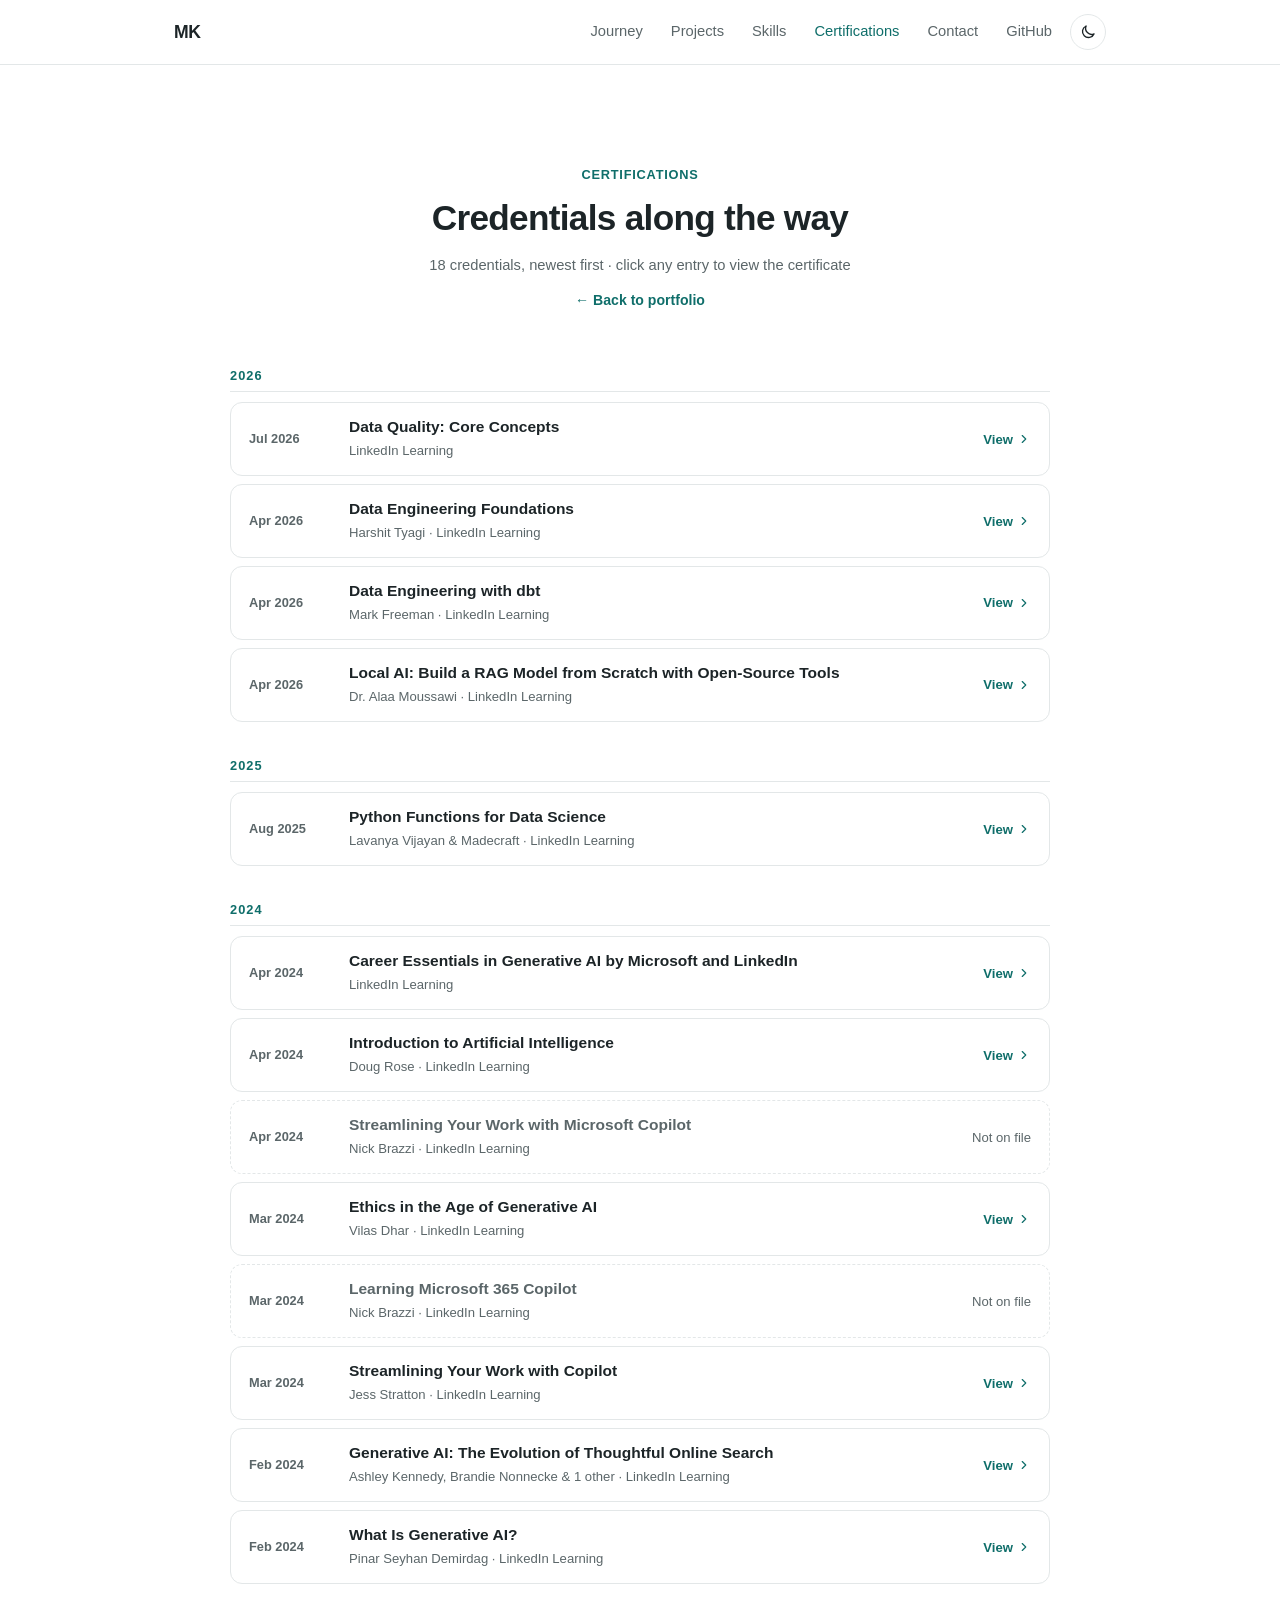
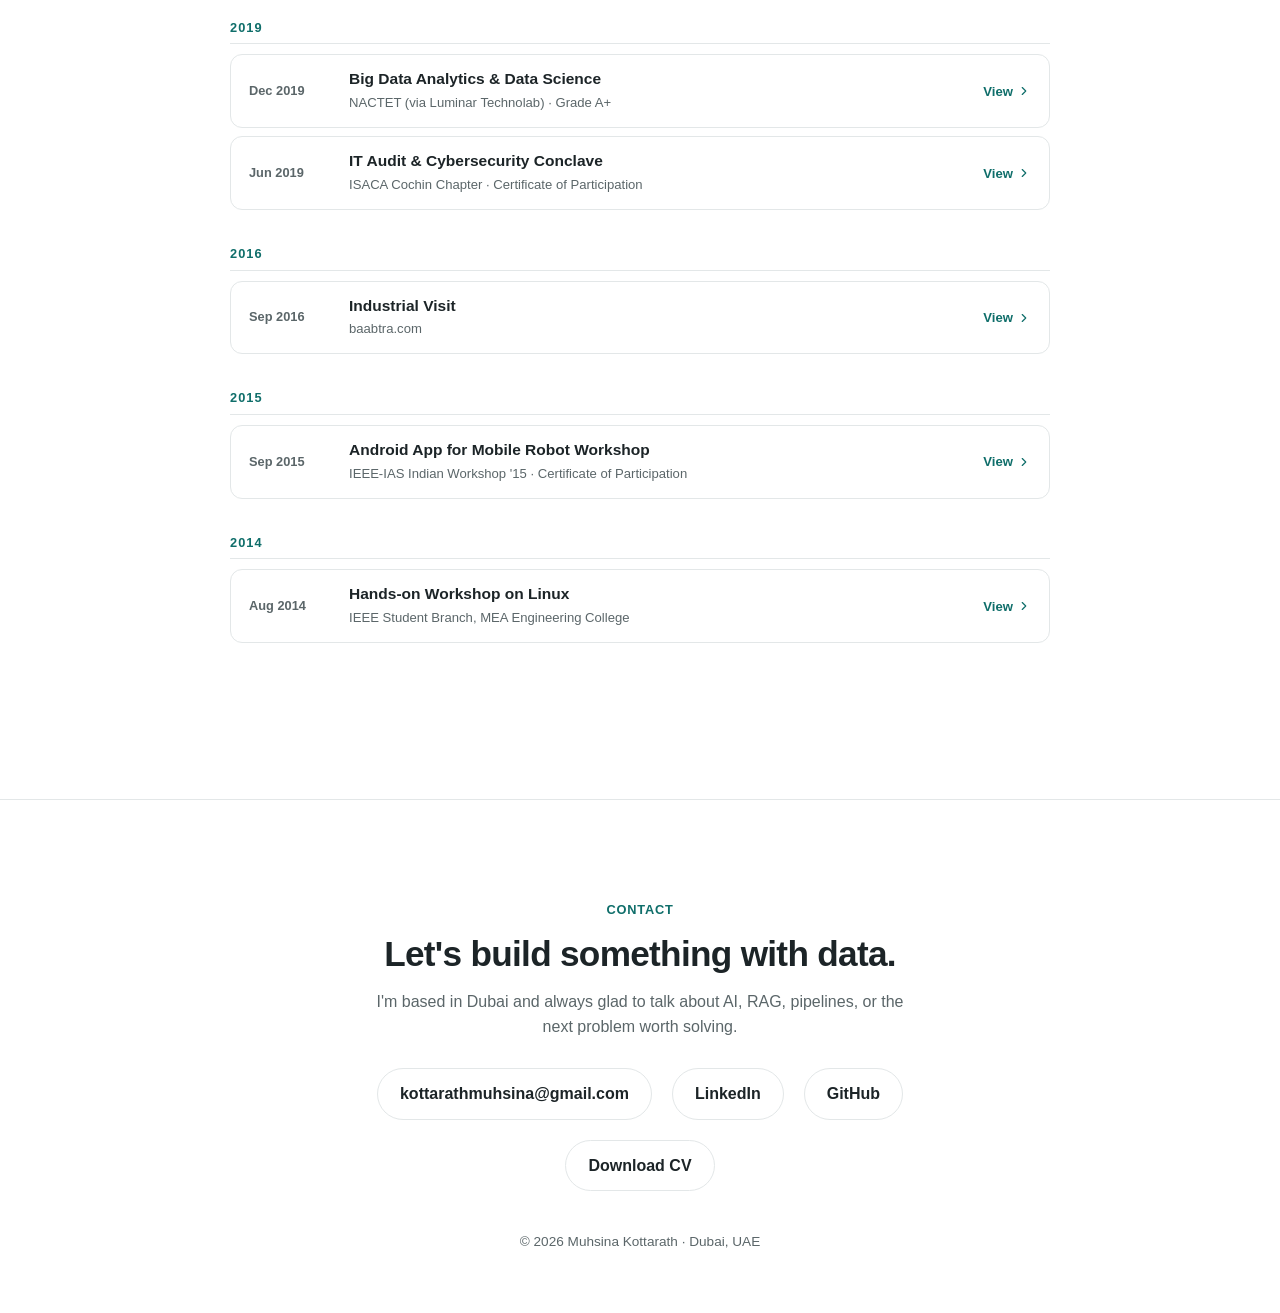
<file: certifications.html>
<!DOCTYPE html>
<html lang="en">
<head>
<meta charset="UTF-8">
<meta name="viewport" content="width=device-width, initial-scale=1.0">
<title>Certifications — Muhsina Kottarath</title>
<meta name="description" content="Certifications and courses completed by Muhsina Kottarath, newest first. Click any entry to view the certificate.">
<meta name="theme-color" content="#0f6e6a">
<link rel="icon" href="data:image/svg+xml,%3Csvg xmlns='http://www.w3.org/2000/svg' viewBox='0 0 64 64'%3E%3Crect width='64' height='64' rx='14' fill='%230f6e6a'/%3E%3Ctext x='32' y='42' font-size='28' font-family='sans-serif' font-weight='700' text-anchor='middle' fill='white'%3EMK%3C/text%3E%3C/svg%3E">
<link rel="stylesheet" href="style.css">
<script>try{if(localStorage.getItem('theme')==='dark')document.documentElement.setAttribute('data-theme','dark')}catch(e){}</script>
</head>
<body>

<!-- ===================== NAV ===================== -->
<nav class="nav" id="nav">
  <div class="nav-inner">
    <a href="index.html#hero" class="nav-brand">MK</a>
    <div class="nav-right">
      <div class="nav-links">
        <a href="index.html#journey">Journey</a>
        <a href="index.html#projects">Projects</a>
        <a href="index.html#skills">Skills</a>
        <a href="certifications.html" class="is-active">Certifications</a>
        <a href="index.html#contact">Contact</a>
        <a href="https://github.com/muhsinakottarath" target="_blank" rel="noopener" class="nav-github">GitHub</a>
      </div>
      <button type="button" class="theme-toggle" id="theme-toggle" aria-label="Switch to night mode" aria-pressed="false" title="Day / night">
        <svg class="icon-moon" viewBox="0 0 24 24" fill="none" stroke="currentColor" stroke-width="1.8" stroke-linecap="round" stroke-linejoin="round" aria-hidden="true"><path d="M20 14.5A8 8 0 0 1 9.5 4a8 8 0 1 0 10.5 10.5Z"/></svg>
        <svg class="icon-sun" viewBox="0 0 24 24" fill="none" stroke="currentColor" stroke-width="1.8" stroke-linecap="round" stroke-linejoin="round" aria-hidden="true"><circle cx="12" cy="12" r="4"/><path d="M12 2v2M12 20v2M4.9 4.9l1.4 1.4M17.7 17.7l1.4 1.4M2 12h2M20 12h2M4.9 19.1l1.4-1.4M17.7 6.3l1.4-1.4"/></svg>
      </button>
    </div>
  </div>
</nav>

<!-- ===================== CERTIFICATIONS ===================== -->
<section class="certifications certifications-page" id="certifications">
  <div class="section-head fade-in">
    <p class="section-eyebrow">Certifications</p>
    <h2>Credentials along the way</h2>
    <p class="cert-count">18 credentials, newest first · click any entry to view the certificate</p>
    <p class="cert-page-back"><a href="index.html">&larr; Back to portfolio</a></p>
  </div>

  <div class="cert-groups fade-in">
    <div class="cert-year-group">
      <h3 class="cert-year">2026</h3>
      <ul class="cert-list">
      <li><a class="cert-row" href="images/cert-data-quality-core-concepts.jpeg" data-cert data-title="Data Quality: Core Concepts" data-meta="LinkedIn Learning · Jul 2026" data-pdf="images/cert-data-quality-core-concepts.pdf">
        <span class="cert-date">Jul 2026</span>
        <span class="cert-text"><span class="cert-title">Data Quality: Core Concepts</span><span class="cert-meta">LinkedIn Learning</span></span>
        <span class="cert-view">View <svg viewBox="0 0 24 24" fill="none" stroke="currentColor" stroke-width="2" stroke-linecap="round" stroke-linejoin="round" aria-hidden="true"><path d="M9 6l6 6-6 6"/></svg></span>
      </a></li>
      <li><a class="cert-row" href="images/cert-data-engineering-foundations.jpeg" data-cert data-title="Data Engineering Foundations" data-meta="Harshit Tyagi · LinkedIn Learning · Apr 2026" data-pdf="images/cert-data-engineering-foundations.pdf">
        <span class="cert-date">Apr 2026</span>
        <span class="cert-text"><span class="cert-title">Data Engineering Foundations</span><span class="cert-meta">Harshit Tyagi · LinkedIn Learning</span></span>
        <span class="cert-view">View <svg viewBox="0 0 24 24" fill="none" stroke="currentColor" stroke-width="2" stroke-linecap="round" stroke-linejoin="round" aria-hidden="true"><path d="M9 6l6 6-6 6"/></svg></span>
      </a></li>
      <li><a class="cert-row" href="images/cert-data-engineering-dbt.jpeg" data-cert data-title="Data Engineering with dbt" data-meta="Mark Freeman · LinkedIn Learning · Apr 2026" data-pdf="images/cert-data-engineering-dbt.pdf">
        <span class="cert-date">Apr 2026</span>
        <span class="cert-text"><span class="cert-title">Data Engineering with dbt</span><span class="cert-meta">Mark Freeman · LinkedIn Learning</span></span>
        <span class="cert-view">View <svg viewBox="0 0 24 24" fill="none" stroke="currentColor" stroke-width="2" stroke-linecap="round" stroke-linejoin="round" aria-hidden="true"><path d="M9 6l6 6-6 6"/></svg></span>
      </a></li>
      <li><a class="cert-row" href="images/cert-local-ai-rag.jpeg" data-cert data-title="Local AI: Build a RAG Model from Scratch with Open-Source Tools" data-meta="Dr. Alaa Moussawi · LinkedIn Learning · Apr 2026" data-pdf="images/cert-local-ai-rag.pdf">
        <span class="cert-date">Apr 2026</span>
        <span class="cert-text"><span class="cert-title">Local AI: Build a RAG Model from Scratch with Open-Source Tools</span><span class="cert-meta">Dr. Alaa Moussawi · LinkedIn Learning</span></span>
        <span class="cert-view">View <svg viewBox="0 0 24 24" fill="none" stroke="currentColor" stroke-width="2" stroke-linecap="round" stroke-linejoin="round" aria-hidden="true"><path d="M9 6l6 6-6 6"/></svg></span>
      </a></li>
      </ul>
    </div>
    <div class="cert-year-group">
      <h3 class="cert-year">2025</h3>
      <ul class="cert-list">
      <li><a class="cert-row" href="images/cert-python-functions-data-science.jpeg" data-cert data-title="Python Functions for Data Science" data-meta="Lavanya Vijayan &amp; Madecraft · LinkedIn Learning · Aug 2025" data-pdf="images/cert-python-functions-data-science.pdf">
        <span class="cert-date">Aug 2025</span>
        <span class="cert-text"><span class="cert-title">Python Functions for Data Science</span><span class="cert-meta">Lavanya Vijayan &amp; Madecraft · LinkedIn Learning</span></span>
        <span class="cert-view">View <svg viewBox="0 0 24 24" fill="none" stroke="currentColor" stroke-width="2" stroke-linecap="round" stroke-linejoin="round" aria-hidden="true"><path d="M9 6l6 6-6 6"/></svg></span>
      </a></li>
      </ul>
    </div>
    <div class="cert-year-group">
      <h3 class="cert-year">2024</h3>
      <ul class="cert-list">
      <li><a class="cert-row" href="images/cert-career-essentials-genai.jpeg" data-cert data-title="Career Essentials in Generative AI by Microsoft and LinkedIn" data-meta="LinkedIn Learning · Apr 2024" data-pdf="images/cert-career-essentials-genai.pdf">
        <span class="cert-date">Apr 2024</span>
        <span class="cert-text"><span class="cert-title">Career Essentials in Generative AI by Microsoft and LinkedIn</span><span class="cert-meta">LinkedIn Learning</span></span>
        <span class="cert-view">View <svg viewBox="0 0 24 24" fill="none" stroke="currentColor" stroke-width="2" stroke-linecap="round" stroke-linejoin="round" aria-hidden="true"><path d="M9 6l6 6-6 6"/></svg></span>
      </a></li>
      <li><a class="cert-row" href="images/cert-intro-to-ai.jpeg" data-cert data-title="Introduction to Artificial Intelligence" data-meta="Doug Rose · LinkedIn Learning · Apr 2024" data-pdf="images/cert-intro-to-ai.pdf">
        <span class="cert-date">Apr 2024</span>
        <span class="cert-text"><span class="cert-title">Introduction to Artificial Intelligence</span><span class="cert-meta">Doug Rose · LinkedIn Learning</span></span>
        <span class="cert-view">View <svg viewBox="0 0 24 24" fill="none" stroke="currentColor" stroke-width="2" stroke-linecap="round" stroke-linejoin="round" aria-hidden="true"><path d="M9 6l6 6-6 6"/></svg></span>
      </a></li>
      <li><div class="cert-row cert-row-nofile">
        <span class="cert-date">Apr 2024</span>
        <span class="cert-text"><span class="cert-title">Streamlining Your Work with Microsoft Copilot</span><span class="cert-meta">Nick Brazzi · LinkedIn Learning</span></span>
        <span class="cert-view cert-view-none">Not on file</span>
      </div></li>
      <li><a class="cert-row" href="images/cert-ethics-genai.jpeg" data-cert data-title="Ethics in the Age of Generative AI" data-meta="Vilas Dhar · LinkedIn Learning · Mar 2024" data-pdf="images/cert-ethics-genai.pdf">
        <span class="cert-date">Mar 2024</span>
        <span class="cert-text"><span class="cert-title">Ethics in the Age of Generative AI</span><span class="cert-meta">Vilas Dhar · LinkedIn Learning</span></span>
        <span class="cert-view">View <svg viewBox="0 0 24 24" fill="none" stroke="currentColor" stroke-width="2" stroke-linecap="round" stroke-linejoin="round" aria-hidden="true"><path d="M9 6l6 6-6 6"/></svg></span>
      </a></li>
      <li><div class="cert-row cert-row-nofile">
        <span class="cert-date">Mar 2024</span>
        <span class="cert-text"><span class="cert-title">Learning Microsoft 365 Copilot</span><span class="cert-meta">Nick Brazzi · LinkedIn Learning</span></span>
        <span class="cert-view cert-view-none">Not on file</span>
      </div></li>
      <li><a class="cert-row" href="images/cert-streamlining-copilot-bingchat.jpeg" data-cert data-title="Streamlining Your Work with Copilot" data-meta="Jess Stratton · LinkedIn Learning · Mar 2024" data-pdf="images/cert-streamlining-copilot-bingchat.pdf">
        <span class="cert-date">Mar 2024</span>
        <span class="cert-text"><span class="cert-title">Streamlining Your Work with Copilot</span><span class="cert-meta">Jess Stratton · LinkedIn Learning</span></span>
        <span class="cert-view">View <svg viewBox="0 0 24 24" fill="none" stroke="currentColor" stroke-width="2" stroke-linecap="round" stroke-linejoin="round" aria-hidden="true"><path d="M9 6l6 6-6 6"/></svg></span>
      </a></li>
      <li><a class="cert-row" href="images/cert-genai-search-evolution.jpeg" data-cert data-title="Generative AI: The Evolution of Thoughtful Online Search" data-meta="Ashley Kennedy, Brandie Nonnecke &amp; 1 other · LinkedIn Learning · Feb 2024" data-pdf="images/cert-genai-search-evolution.pdf">
        <span class="cert-date">Feb 2024</span>
        <span class="cert-text"><span class="cert-title">Generative AI: The Evolution of Thoughtful Online Search</span><span class="cert-meta">Ashley Kennedy, Brandie Nonnecke &amp; 1 other · LinkedIn Learning</span></span>
        <span class="cert-view">View <svg viewBox="0 0 24 24" fill="none" stroke="currentColor" stroke-width="2" stroke-linecap="round" stroke-linejoin="round" aria-hidden="true"><path d="M9 6l6 6-6 6"/></svg></span>
      </a></li>
      <li><a class="cert-row" href="images/cert-what-is-genai.jpeg" data-cert data-title="What Is Generative AI?" data-meta="Pinar Seyhan Demirdag · LinkedIn Learning · Feb 2024" data-pdf="images/cert-what-is-genai.pdf">
        <span class="cert-date">Feb 2024</span>
        <span class="cert-text"><span class="cert-title">What Is Generative AI?</span><span class="cert-meta">Pinar Seyhan Demirdag · LinkedIn Learning</span></span>
        <span class="cert-view">View <svg viewBox="0 0 24 24" fill="none" stroke="currentColor" stroke-width="2" stroke-linecap="round" stroke-linejoin="round" aria-hidden="true"><path d="M9 6l6 6-6 6"/></svg></span>
      </a></li>
      </ul>
    </div>
    <div class="cert-year-group">
      <h3 class="cert-year">2019</h3>
      <ul class="cert-list">
      <li><a class="cert-row" href="images/cert-big-data-analytics.jpeg" data-cert data-title="Big Data Analytics &amp; Data Science" data-meta="NACTET (via Luminar Technolab) · Grade A+ · Dec 2019">
        <span class="cert-date">Dec 2019</span>
        <span class="cert-text"><span class="cert-title">Big Data Analytics &amp; Data Science</span><span class="cert-meta">NACTET (via Luminar Technolab) · Grade A+</span></span>
        <span class="cert-view">View <svg viewBox="0 0 24 24" fill="none" stroke="currentColor" stroke-width="2" stroke-linecap="round" stroke-linejoin="round" aria-hidden="true"><path d="M9 6l6 6-6 6"/></svg></span>
      </a></li>
      <li><a class="cert-row" href="images/cert-it-audit-cybersecurity.jpeg" data-cert data-title="IT Audit &amp; Cybersecurity Conclave" data-meta="ISACA Cochin Chapter · Certificate of Participation · Jun 2019">
        <span class="cert-date">Jun 2019</span>
        <span class="cert-text"><span class="cert-title">IT Audit &amp; Cybersecurity Conclave</span><span class="cert-meta">ISACA Cochin Chapter · Certificate of Participation</span></span>
        <span class="cert-view">View <svg viewBox="0 0 24 24" fill="none" stroke="currentColor" stroke-width="2" stroke-linecap="round" stroke-linejoin="round" aria-hidden="true"><path d="M9 6l6 6-6 6"/></svg></span>
      </a></li>
      </ul>
    </div>
    <div class="cert-year-group">
      <h3 class="cert-year">2016</h3>
      <ul class="cert-list">
      <li><a class="cert-row" href="images/cert-industrial-visit.jpeg" data-cert data-title="Industrial Visit" data-meta="baabtra.com · Sep 2016">
        <span class="cert-date">Sep 2016</span>
        <span class="cert-text"><span class="cert-title">Industrial Visit</span><span class="cert-meta">baabtra.com</span></span>
        <span class="cert-view">View <svg viewBox="0 0 24 24" fill="none" stroke="currentColor" stroke-width="2" stroke-linecap="round" stroke-linejoin="round" aria-hidden="true"><path d="M9 6l6 6-6 6"/></svg></span>
      </a></li>
      </ul>
    </div>
    <div class="cert-year-group">
      <h3 class="cert-year">2015</h3>
      <ul class="cert-list">
      <li><a class="cert-row" href="images/cert-mobile-robot-workshop.jpeg" data-cert data-title="Android App for Mobile Robot Workshop" data-meta="IEEE-IAS Indian Workshop &#x27;15 · Certificate of Participation · Sep 2015">
        <span class="cert-date">Sep 2015</span>
        <span class="cert-text"><span class="cert-title">Android App for Mobile Robot Workshop</span><span class="cert-meta">IEEE-IAS Indian Workshop &#x27;15 · Certificate of Participation</span></span>
        <span class="cert-view">View <svg viewBox="0 0 24 24" fill="none" stroke="currentColor" stroke-width="2" stroke-linecap="round" stroke-linejoin="round" aria-hidden="true"><path d="M9 6l6 6-6 6"/></svg></span>
      </a></li>
      </ul>
    </div>
    <div class="cert-year-group">
      <h3 class="cert-year">2014</h3>
      <ul class="cert-list">
      <li><a class="cert-row" href="images/cert-linux-workshop.jpeg" data-cert data-title="Hands-on Workshop on Linux" data-meta="IEEE Student Branch, MEA Engineering College · Aug 2014">
        <span class="cert-date">Aug 2014</span>
        <span class="cert-text"><span class="cert-title">Hands-on Workshop on Linux</span><span class="cert-meta">IEEE Student Branch, MEA Engineering College</span></span>
        <span class="cert-view">View <svg viewBox="0 0 24 24" fill="none" stroke="currentColor" stroke-width="2" stroke-linecap="round" stroke-linejoin="round" aria-hidden="true"><path d="M9 6l6 6-6 6"/></svg></span>
      </a></li>
      </ul>
    </div>
  </div>
</section>

<!-- ===================== CERTIFICATE VIEWER ===================== -->
<dialog class="cert-viewer" id="cert-viewer" aria-labelledby="cert-viewer-title">
  <div class="cert-viewer-head">
    <div>
      <h2 id="cert-viewer-title"></h2>
      <p id="cert-viewer-meta"></p>
    </div>
    <button type="button" class="cert-viewer-close" data-cert-close aria-label="Close certificate">&times;</button>
  </div>
  <div class="cert-viewer-stage">
    <img id="cert-viewer-img" alt="">
  </div>
  <div class="cert-viewer-foot">
    <button type="button" class="cert-nav" data-cert-prev aria-label="Previous certificate">&larr; Previous</button>
    <span class="cert-viewer-count" id="cert-viewer-count"></span>
    <a class="cert-viewer-pdf" id="cert-viewer-pdf" href="#" target="_blank" rel="noopener" hidden>Open PDF</a>
    <button type="button" class="cert-nav" data-cert-next aria-label="Next certificate">Next &rarr;</button>
  </div>
</dialog>

<!-- ===================== CONTACT ===================== -->
<footer class="contact" id="contact">
  <div class="contact-inner fade-in">
    <p class="section-eyebrow">Contact</p>
    <h2>Let's build something with data.</h2>
    <p class="contact-line">
      I'm based in Dubai and always glad to talk about AI, RAG, pipelines, or the next problem
      worth solving.
    </p>
    <div class="contact-links">
      <a href="mailto:kottarathmuhsina@gmail.com">kottarathmuhsina@gmail.com</a>
      <a href="https://www.linkedin.com/in/muhsina-kottarath/" target="_blank" rel="noopener">LinkedIn</a>
      <a href="https://github.com/muhsinakottarath" target="_blank" rel="noopener">GitHub</a>
      <a href="Muhsina-Kottarath-CV.pdf" target="_blank" rel="noopener">Download CV</a>
    </div>
    <p class="contact-footer">&copy; 2026 Muhsina Kottarath · Dubai, UAE</p>
  </div>
</footer>

<script src="script.js"></script>
<script src="fx.js"></script>
</body>
</html>
</file>
<file: style.css>
/* ============ Reset & base ============ */
* { box-sizing: border-box; margin: 0; padding: 0; }

:root {
  --bg: #ffffff;
  --bg-alt: #f5f7f8;
  --surface: #ffffff;
  --text: #1c2427;
  --text-muted: #5b6669;
  --border: #e3e7e8;
  --accent: #0f6e6a;       /* deep teal */
  --accent-dark: #0a4f4c;
  --accent-soft: #e4f1f0;
  --shadow: 0 4px 20px rgba(15, 30, 30, 0.06);
  --radius: 14px;
  --max-width: 980px;
}

@media all {
  :root[data-theme="dark"] {
    --bg: #10161a;
    --bg-alt: #141c20;
    --surface: #171f24;
    --text: #eef2f2;
    --text-muted: #9aa8ab;
    --border: #263237;
    --accent: #2fb8a8;
    --accent-dark: #7fd9cd;
    --accent-soft: #16302d;
    --shadow: 0 4px 24px rgba(0, 0, 0, 0.35);
  }
}

html { scroll-behavior: smooth; }

body {
  font-family: -apple-system, BlinkMacSystemFont, "Segoe UI", Inter, Roboto, Helvetica, Arial, sans-serif;
  background: var(--bg);
  color: var(--text);
  line-height: 1.6;
  -webkit-font-smoothing: antialiased;
}

h1, h2, h3 { line-height: 1.2; font-weight: 700; letter-spacing: -0.02em; }

a { color: var(--accent); text-decoration: none; }

ul { list-style: none; }

section, header, footer { padding: 0 24px; }

/* ============ Fade-in on scroll ============ */
.fade-in {
  opacity: 0;
  transform: translateY(18px);
  transition: opacity 0.7s ease, transform 0.7s ease;
}
.fade-in.visible {
  opacity: 1;
  transform: translateY(0);
}

/* ============ Nav ============ */
.nav {
  position: sticky;
  top: 0;
  z-index: 100;
  background: rgba(255, 255, 255, 0.85);
  backdrop-filter: blur(10px);
  border-bottom: 1px solid var(--border);
}
@media all {
  :root[data-theme="dark"] .nav { background: rgba(16, 22, 26, 0.85); }
}
.nav-inner {
  max-width: var(--max-width);
  margin: 0 auto;
  padding: 14px 24px;
  display: flex;
  justify-content: space-between;
  align-items: center;
}
.nav-brand {
  font-weight: 800;
  color: var(--text);
  font-size: 1.1rem;
  letter-spacing: -0.02em;
}
.nav-links { display: flex; gap: 28px; }
.nav-links a {
  color: var(--text-muted);
  font-size: 0.92rem;
  font-weight: 500;
  transition: color 0.2s ease;
}
.nav-links a:hover,
.nav-links a.is-active { color: var(--accent); }

/* ============ Hero ============ */
.hero {
  min-height: 92vh;
  display: flex;
  flex-direction: column;
  align-items: center;
  justify-content: center;
  text-align: center;
  position: relative;
  background: var(--bg);
}
.hero { padding-top: 56px; padding-bottom: 110px; }
.hero-inner { max-width: 760px; }
.availability {
  display: inline-flex;
  align-items: center;
  gap: 10px;
  padding: 7px 16px;
  margin-bottom: 22px;
  border: 1px solid var(--border);
  border-radius: 999px;
  background: var(--surface);
  color: var(--text-muted);
  font-size: 0.82rem;
  font-weight: 600;
}
.availability-dot {
  width: 8px;
  height: 8px;
  border-radius: 50%;
  background: var(--accent);
  box-shadow: 0 0 0 0 var(--accent);
  animation: availpulse 2s infinite;
}
@keyframes availpulse {
  0% { box-shadow: 0 0 0 0 rgba(15, 110, 106, 0.45); }
  70% { box-shadow: 0 0 0 8px rgba(15, 110, 106, 0); }
  100% { box-shadow: 0 0 0 0 rgba(15, 110, 106, 0); }
}
.hero-stats {
  display: grid;
  grid-template-columns: repeat(4, 1fr);
  gap: 14px;
  margin-top: 48px;
  text-align: center;
}
.hero-stat {
  padding: 16px 10px;
  border: 1px solid var(--border);
  border-radius: 12px;
  background: var(--surface);
}
.hero-stat dt {
  font-size: 1.5rem;
  font-weight: 800;
  letter-spacing: -0.02em;
  color: var(--accent);
  line-height: 1.1;
}
.hero-stat dd {
  margin-top: 6px;
  font-size: 0.78rem;
  line-height: 1.35;
  color: var(--text-muted);
}
.hero-photo {
  width: 132px;
  height: 132px;
  border-radius: 50%;
  object-fit: cover;
  margin: 0 auto 28px;
  display: block;
  border: 3px solid var(--surface);
  box-shadow: var(--shadow), 0 0 0 1px var(--border);
}
.hero-eyebrow {
  color: var(--accent);
  font-weight: 600;
  letter-spacing: 0.06em;
  text-transform: uppercase;
  font-size: 0.82rem;
  margin-bottom: 18px;
}
.hero h1 {
  font-size: clamp(2.4rem, 6vw, 4rem);
  margin-bottom: 20px;
}
.hero-summary {
  color: var(--text-muted);
  font-size: 1.15rem;
  max-width: 640px;
  margin: 0 auto 34px;
}
.hero-actions {
  display: flex;
  gap: 14px;
  justify-content: center;
  flex-wrap: wrap;
}
.btn {
  padding: 13px 26px;
  border-radius: 999px;
  font-weight: 600;
  font-size: 0.95rem;
  transition: transform 0.2s ease, box-shadow 0.2s ease, background 0.2s ease;
  display: inline-block;
}
.btn-primary {
  background: var(--accent);
  color: #fff;
  box-shadow: var(--shadow);
}
.btn-primary:hover { transform: translateY(-2px); background: var(--accent-dark); }
.btn-ghost {
  border: 1.5px solid var(--border);
  color: var(--text);
}
.btn-ghost:hover { border-color: var(--accent); color: var(--accent); }

.hero-scroll-cue {
  position: absolute;
  bottom: 36px;
  left: 50%;
  transform: translateX(-50%);
  width: 22px;
  height: 36px;
  border: 2px solid var(--border);
  border-radius: 999px;
}
.hero-scroll-cue span {
  position: absolute;
  top: 6px;
  left: 50%;
  transform: translateX(-50%);
  width: 4px;
  height: 8px;
  border-radius: 999px;
  background: var(--accent);
  animation: scrollcue 1.8s infinite;
}
@keyframes scrollcue {
  0% { top: 6px; opacity: 1; }
  70% { top: 18px; opacity: 0; }
  100% { top: 18px; opacity: 0; }
}

/* ============ Section headings ============ */
.section-head {
  max-width: var(--max-width);
  margin: 0 auto;
  padding: 100px 0 56px;
  text-align: center;
}
.section-eyebrow {
  color: var(--accent);
  font-weight: 600;
  letter-spacing: 0.06em;
  text-transform: uppercase;
  font-size: 0.8rem;
  margin-bottom: 12px;
}
.section-num {
  display: inline-block;
  margin-right: 8px;
  padding-right: 10px;
  border-right: 1.5px solid var(--border);
  color: var(--text-muted);
  font-variant-numeric: tabular-nums;
}
.section-head h2 {
  font-size: clamp(1.6rem, 3.4vw, 2.2rem);
  max-width: 640px;
  margin: 0 auto;
}

/* ============ Journey (timeline) ============ */
.journey { padding-bottom: 60px; }

.tl-year {
  font-weight: 700;
  color: var(--accent);
  font-size: 0.85rem;
  letter-spacing: 0.03em;
  margin-bottom: 8px;
  text-transform: uppercase;
}

.timeline {
  position: relative;
  max-width: var(--max-width);
  margin: 0 auto;
  padding: 0 0 40px;
}
.timeline-line {
  position: absolute;
  left: 29px;
  top: 8px;
  bottom: 8px;
  width: 2px;
  background: linear-gradient(to bottom, var(--accent) 0%, var(--border) 90%);
}
.tl-item {
  position: relative;
  padding-left: 72px;
  margin-bottom: 32px;
}
.tl-dot {
  position: absolute;
  left: 21px;
  top: 6px;
  width: 18px;
  height: 18px;
  border-radius: 50%;
  background: var(--surface);
  border: 3px solid var(--accent);
}
.tl-dot-now {
  background: var(--accent);
  box-shadow: 0 0 0 5px var(--accent-soft);
}
.tl-item .project-card { margin-bottom: 0; }
.project-card-now {
  border-color: var(--accent);
  background: var(--accent-soft);
}
.project-card-now h3 { font-size: 1.15rem; margin-bottom: 10px; }

/* ============ Projects ============ */
.projects { padding-bottom: 40px; }
.project-grid {
  max-width: var(--max-width);
  margin: 0 auto;
  display: grid;
  grid-template-columns: repeat(2, 1fr);
  gap: 24px;
  padding-bottom: 60px;
}
.project-card {
  background: var(--surface);
  border: 1px solid var(--border);
  border-radius: var(--radius);
  padding: 30px;
  transition: transform 0.25s ease, box-shadow 0.25s ease;
}
.project-card:hover {
  transform: translateY(-4px);
  box-shadow: var(--shadow);
}
.project-tag {
  display: inline-block;
  background: var(--accent-soft);
  color: var(--accent);
  font-size: 0.74rem;
  font-weight: 700;
  letter-spacing: 0.04em;
  text-transform: uppercase;
  padding: 5px 12px;
  border-radius: 999px;
  margin-bottom: 14px;
}
.project-card h3 { font-size: 1.15rem; margin-bottom: 10px; }
.project-card p { color: var(--text-muted); margin-bottom: 8px; font-size: 0.95rem; }
.project-tools, .project-outcome { color: var(--text) !important; font-size: 0.88rem !important; }
.project-tools strong, .project-outcome strong { color: var(--accent); }

/* ============ Skills ============ */
.skills { padding-bottom: 40px; }
.skills-grid {
  max-width: var(--max-width);
  margin: 0 auto;
  display: grid;
  grid-template-columns: repeat(3, 1fr);
  gap: 20px;
  padding-bottom: 80px;
}
.skill-group {
  background: var(--surface);
  border: 1px solid var(--border);
  border-radius: var(--radius);
  padding: 24px;
}
.skill-group h3 {
  font-size: 0.95rem;
  color: var(--accent);
  margin-bottom: 14px;
}

/* ============ Certifications (list + viewer) ============ */
.certifications { padding-bottom: 40px; }
.cert-count {
  margin-top: 14px;
  color: var(--text-muted);
  font-size: 0.92rem;
}
.cert-page-back {
  margin-top: 12px;
  font-size: 0.88rem;
  font-weight: 600;
}

.cert-groups {
  max-width: 820px;
  margin: 0 auto;
  padding-bottom: 80px;
}
.cert-year-group { margin-bottom: 36px; }
.cert-year {
  font-size: 0.8rem;
  font-weight: 700;
  letter-spacing: 0.08em;
  color: var(--accent);
  margin-bottom: 10px;
  padding-bottom: 8px;
  border-bottom: 1px solid var(--border);
}
.cert-list { display: flex; flex-direction: column; gap: 8px; }
.cert-row {
  display: grid;
  grid-template-columns: 84px 1fr auto;
  align-items: center;
  gap: 16px;
  padding: 14px 18px;
  background: var(--surface);
  border: 1px solid var(--border);
  border-radius: 12px;
  color: inherit;
  transition: border-color 0.2s ease, transform 0.2s ease, box-shadow 0.2s ease;
}
a.cert-row:hover,
a.cert-row:focus-visible {
  border-color: var(--accent);
  transform: translateX(3px);
  box-shadow: var(--shadow);
  outline: none;
}
.cert-date {
  font-size: 0.8rem;
  font-weight: 600;
  color: var(--text-muted);
  font-variant-numeric: tabular-nums;
}
.cert-text { display: flex; flex-direction: column; min-width: 0; }
.cert-title { font-size: 0.97rem; font-weight: 600; line-height: 1.35; }
.cert-meta { margin-top: 2px; font-size: 0.82rem; color: var(--text-muted); }
.cert-view {
  display: inline-flex;
  align-items: center;
  gap: 4px;
  font-size: 0.82rem;
  font-weight: 600;
  color: var(--accent);
  white-space: nowrap;
}
.cert-view svg { width: 14px; height: 14px; transition: transform 0.2s ease; }
a.cert-row:hover .cert-view svg { transform: translateX(3px); }
.cert-row-nofile { background: transparent; border-style: dashed; }
.cert-row-nofile .cert-title { color: var(--text-muted); }
.cert-view-none { color: var(--text-muted); font-weight: 500; }

.cert-viewer {
  width: min(94vw, 980px);
  max-height: 92vh;
  margin: auto;
  padding: 0;
  border: 1px solid var(--border);
  border-radius: var(--radius);
  background: var(--surface);
  color: var(--text);
  box-shadow: 0 24px 80px rgba(0, 0, 0, 0.45);
  overflow: hidden;
}
.cert-viewer[open] { display: flex; flex-direction: column; }
.cert-viewer::backdrop { background: rgba(8, 12, 14, 0.78); backdrop-filter: blur(3px); }
.cert-viewer-head {
  display: flex;
  justify-content: space-between;
  align-items: flex-start;
  gap: 16px;
  padding: 16px 20px;
  border-bottom: 1px solid var(--border);
}
.cert-viewer-head h2 { font-size: 1.05rem; }
.cert-viewer-head p { margin-top: 2px; font-size: 0.84rem; color: var(--text-muted); }
.cert-viewer-close {
  flex-shrink: 0;
  width: 36px;
  height: 36px;
  border: 1px solid var(--border);
  border-radius: 50%;
  background: transparent;
  color: var(--text);
  font-size: 1.4rem;
  line-height: 1;
  cursor: pointer;
}
.cert-viewer-close:hover { border-color: var(--accent); color: var(--accent); }
.cert-viewer-stage {
  flex: 1;
  min-height: 0;
  display: flex;
  justify-content: center;
  align-items: center;
  padding: 16px;
  background: var(--bg-alt);
  overflow: auto;
}
.cert-viewer-stage img {
  max-width: 100%;
  max-height: calc(92vh - 170px);
  object-fit: contain;
  border-radius: 6px;
  background: #fff;
}
.cert-viewer-foot {
  display: flex;
  justify-content: space-between;
  align-items: center;
  gap: 12px;
  padding: 12px 20px;
  border-top: 1px solid var(--border);
  font-size: 0.85rem;
}
.cert-viewer-count { color: var(--text-muted); font-variant-numeric: tabular-nums; }
.cert-viewer-pdf { font-weight: 600; }
.cert-nav {
  padding: 8px 16px;
  border: 1.5px solid var(--border);
  border-radius: 999px;
  background: transparent;
  color: var(--text);
  font: inherit;
  font-weight: 600;
  cursor: pointer;
}
.cert-nav:hover { border-color: var(--accent); color: var(--accent); }

@media (max-width: 640px) {
  .cert-row { grid-template-columns: 1fr auto; gap: 4px 12px; padding: 12px 14px; }
  .cert-date { grid-column: 1 / -1; }
  .cert-viewer-foot { flex-wrap: wrap; justify-content: center; }
  .cert-viewer-count { order: 3; width: 100%; text-align: center; }
}

/* ============ Contact ============ */
.contact {
  padding-top: 100px;
  padding-bottom: 60px;
  text-align: center;
  background: var(--bg);
}
.contact-inner { max-width: 560px; margin: 0 auto; }
.contact h2 { font-size: clamp(1.6rem, 3.4vw, 2.2rem); margin-bottom: 14px; }
.contact-line { color: var(--text-muted); margin-bottom: 28px; }
.contact-links {
  display: flex;
  gap: 20px;
  justify-content: center;
  flex-wrap: wrap;
  margin-bottom: 40px;
}
.contact-links a {
  font-weight: 600;
  padding: 12px 22px;
  border: 1.5px solid var(--border);
  border-radius: 999px;
  color: var(--text);
  transition: border-color 0.2s ease, color 0.2s ease;
}
.contact-links a:hover { border-color: var(--accent); color: var(--accent); }
.contact-footer { color: var(--text-muted); font-size: 0.85rem; }

/* ============ Responsive ============ */
@media (max-width: 720px) {
  .nav-links { gap: 16px; }
  .nav-links a { font-size: 0.85rem; }
  .project-grid { grid-template-columns: 1fr; }
  .skills-grid { grid-template-columns: repeat(2, 1fr); }
  .timeline-line { left: 21px; }
  .tl-item { padding-left: 54px; }
  .tl-dot { left: 13px; }
}

@media (max-width: 480px) {
  .skills-grid { grid-template-columns: 1fr; }
  .hero-actions { flex-direction: column; align-items: stretch; }
}

/* ============ Expandable cards (shared: timeline + projects) ============ */
[data-expand-toggle] {
  cursor: pointer;
  display: flex;
  align-items: flex-start;
  justify-content: space-between;
  gap: 16px;
  outline: none;
  border-radius: 8px;
}
[data-expand-toggle]:focus-visible {
  outline: 2px solid var(--accent);
  outline-offset: 4px;
}
.expand-chevron {
  flex-shrink: 0;
  width: 20px;
  height: 20px;
  color: var(--accent);
  margin-top: 4px;
  transition: transform 0.3s ease;
}
.expand-chevron svg { width: 100%; height: 100%; display: block; }
[data-expand-toggle].is-expanded .expand-chevron { transform: rotate(180deg); }

.expand-panel {
  max-height: 0;
  overflow: hidden;
  opacity: 0;
  margin-top: 0;
  transition: max-height 0.35s ease, opacity 0.3s ease, margin-top 0.35s ease;
}
.expand-panel.is-expanded {
  opacity: 1;
  margin-top: 22px;
}

.detail-block {
  background: var(--bg-alt);
  border: 1px solid var(--border);
  border-radius: 10px;
  padding: 16px 18px;
}
.detail-block h4 {
  font-size: 0.74rem;
  font-weight: 700;
  letter-spacing: 0.04em;
  text-transform: uppercase;
  color: var(--accent);
  margin-bottom: 10px;
}
.detail-block ul { display: flex; flex-direction: column; gap: 8px; }
.detail-block li {
  position: relative;
  padding-left: 16px;
  font-size: 0.87rem;
  color: var(--text);
}
.detail-block li::before {
  content: "";
  position: absolute;
  left: 0;
  top: 8px;
  width: 5px;
  height: 5px;
  border-radius: 50%;
  background: var(--accent);
}
.detail-block p { font-size: 0.87rem; color: var(--text); }

.tag-row { display: flex; flex-wrap: wrap; gap: 8px; }
.tag-pill {
  display: inline-block;
  background: var(--accent-soft);
  color: var(--accent);
  font-size: 0.76rem;
  font-weight: 600;
  padding: 5px 12px;
  border-radius: 999px;
}

@media all {
  :root[data-theme="dark"] .detail-block { background: rgba(255, 255, 255, 0.03); }
}

/* Project card icon + toggle */
.project-icon {
  width: 44px;
  height: 44px;
  border-radius: 12px;
  background: var(--accent-soft);
  color: var(--accent);
  display: flex;
  align-items: center;
  justify-content: center;
  margin-bottom: 14px;
}
.project-icon svg { width: 22px; height: 22px; }
.card-toggle .project-summary { margin-bottom: 0; }
.project-card .expand-panel {
  display: flex;
  flex-direction: column;
  gap: 16px;
}

@media (max-width: 720px) {
  .hero-stats { grid-template-columns: repeat(2, 1fr); }
}
@media (max-width: 560px) {
  .nav-github { display: none; }
  .nav-inner { padding: 12px 16px; }
  .nav-links { gap: 12px; }
  .nav-links a { font-size: 0.78rem; }
  .nav-brand { margin-right: 8px; }
}

/* ============ Theme toggle + cursor illustration ============ */
.nav-right { display: flex; align-items: center; gap: 18px; min-width: 0; }
.theme-toggle {
  flex-shrink: 0;
  display: inline-flex;
  align-items: center;
  justify-content: center;
  width: 36px;
  height: 36px;
  border: 1px solid var(--border);
  border-radius: 50%;
  background: var(--surface);
  color: var(--text);
  cursor: pointer;
  transition: border-color 0.2s ease, color 0.2s ease, transform 0.2s ease;
}
.theme-toggle:hover { border-color: var(--accent); color: var(--accent); transform: rotate(12deg); }
.theme-toggle:focus-visible { outline: 2px solid var(--accent); outline-offset: 3px; }
.theme-toggle svg { width: 18px; height: 18px; }
.theme-toggle .icon-sun { display: none; }
:root[data-theme="dark"] .theme-toggle .icon-sun { display: block; }
:root[data-theme="dark"] .theme-toggle .icon-moon { display: none; }

.contact { border-top: 1px solid var(--border); }

.fx-canvas {
  position: fixed;
  inset: 0;
  width: 100%;
  height: 100%;
  z-index: 60;
  pointer-events: none;
  mix-blend-mode: multiply;
}
:root[data-theme="dark"] .fx-canvas { mix-blend-mode: screen; }

@media (max-width: 560px) {
  .nav-right { gap: 10px; flex: 1; justify-content: flex-end; }
  .nav-links {
    overflow-x: auto;
    scrollbar-width: none;
    flex: 1;
    justify-content: flex-start;
    -webkit-mask-image: linear-gradient(to right, #000 88%, transparent);
    mask-image: linear-gradient(to right, #000 88%, transparent);
  }
  .nav-links::-webkit-scrollbar { display: none; }
  .nav-links a { white-space: nowrap; }
}

/* Project links + a lone last card spans the row */
.project-card .project-links { margin: 12px 0 0; }
.project-links a {
  display: inline-flex;
  align-items: center;
  gap: 4px;
  font-size: 0.85rem;
  font-weight: 600;
  color: var(--accent);
}
.project-links a:hover { text-decoration: underline; }
.project-grid > .project-card:last-child:nth-child(odd) { grid-column: 1 / -1; }
@media (max-width: 720px) {
  .project-grid > .project-card:last-child:nth-child(odd) { grid-column: auto; }
}
</file>
